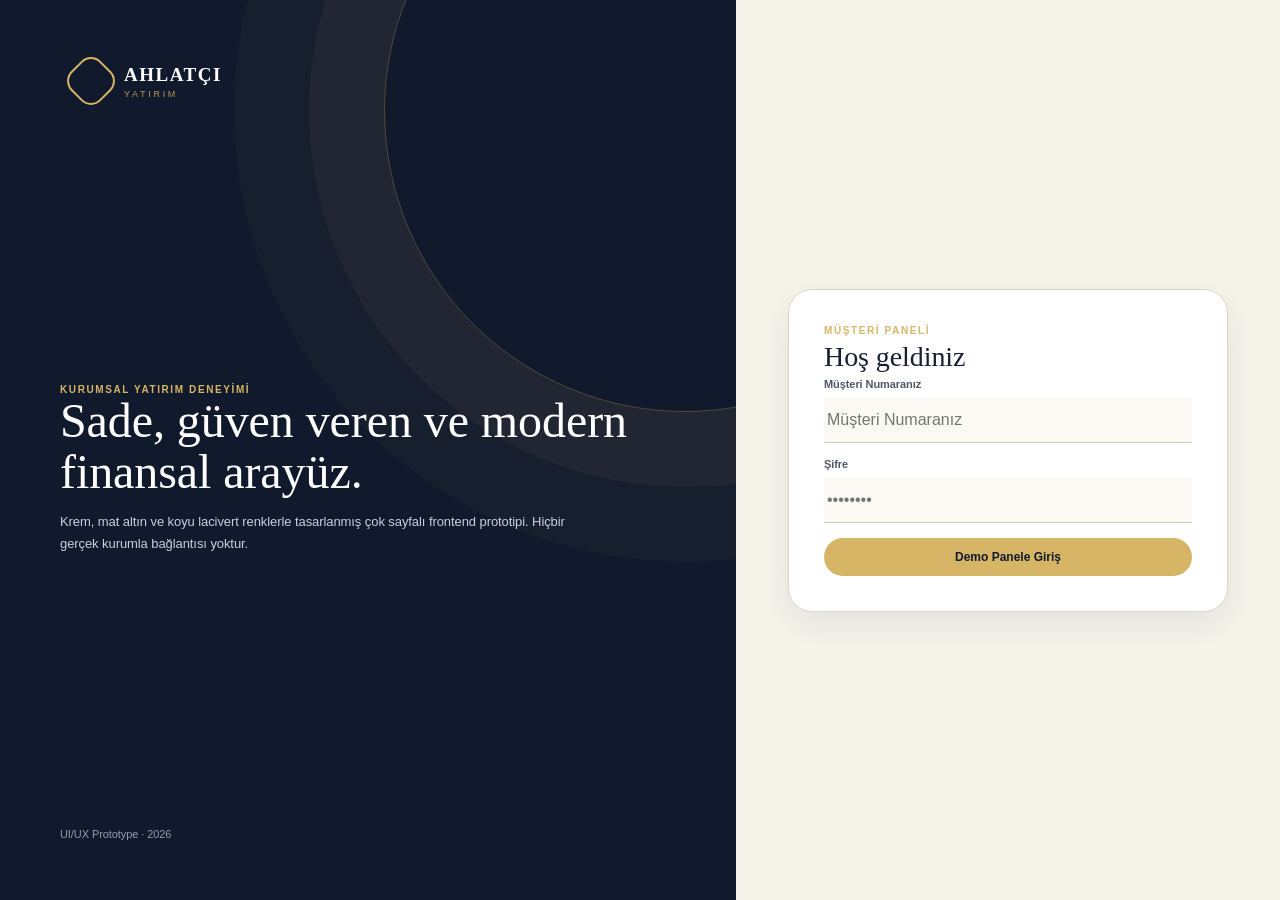
<file: forex-demo/index.html>
<!doctype html><html lang="tr"><head><meta charset="utf-8"><meta name="viewport" content="width=device-width,initial-scale=1"><title>Demo Firma | Yatırım Paneli</title><link rel="stylesheet" href="assets/css/app.css"></head><body><div class="login-page"><section class="login-visual"><div class="brand"><div class="brand-mark"></div><div class="brand-copy"><strong style="color:white">AHLATÇI</strong><span>YATIRIM</span></div></div><div><div class="eyebrow">Kurumsal yatırım deneyimi</div><h1>Sade, güven veren ve modern finansal arayüz.</h1><p>Krem, mat altın ve koyu lacivert renklerle tasarlanmış çok sayfalı frontend prototipi. Hiçbir gerçek kurumla bağlantısı yoktur.</p></div><div style="font-size:11px;color:#929cad">UI/UX Prototype · 2026</div></section><section class="login-form-wrap"><form id="loginForm" class="login-card"><div class="eyebrow">Müşteri Paneli</div><h2>Hoş geldiniz</h2><div class="field"><label>Müşteri Numaranız</label><input autocomplete="off" required placeholder="Müşteri Numaranız"></div><div class="field"><label>Şifre</label><input type="password" required placeholder="••••••••"></div><button class="btn gold full">Demo Panele Giriş</button></form></section></div><script src="assets/js/app.js"></script></body></html>
</file>
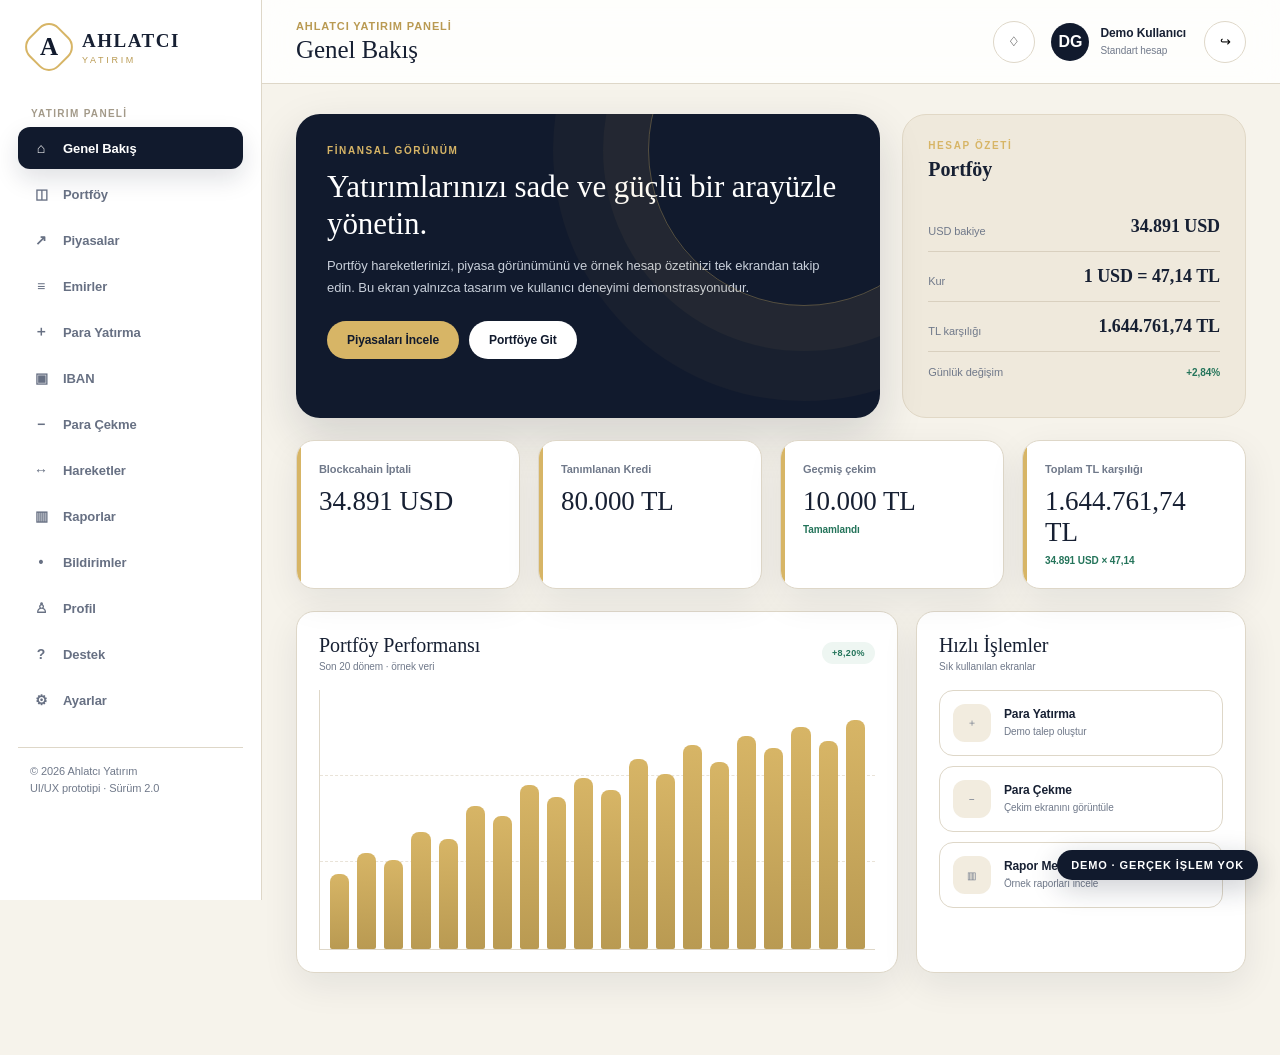
<file: forex-demo/pages/dashboard.html>
<!doctype html><html lang="tr"><head><meta charset="utf-8"><meta name="viewport" content="width=device-width,initial-scale=1"><title>Genel Bakış | AHLATCI</title><link rel="stylesheet" href="../assets/css/app.css"></head><body data-page="dashboard"><aside class="sidebar"><div class="brand"><div class="brand-mark"></div><div class="brand-copy"><strong>AHLATCI</strong><span>YATIRIM</span></div></div><div class="nav-title">YATIRIM PANELİ</div><nav class="nav"><a data-page="dashboard" href="dashboard.html"><span class="nav-icon">⌂</span>Genel Bakış</a><a data-page="portfolio" href="portfolio.html"><span class="nav-icon">◫</span>Portföy</a><a data-page="markets" href="markets.html"><span class="nav-icon">↗</span>Piyasalar</a><a data-page="orders" href="orders.html"><span class="nav-icon">≡</span>Emirler</a><a data-page="deposit" href="deposit.html"><span class="nav-icon">＋</span>Para Yatırma</a><a data-page="iban" href="iban.html"><span class="nav-icon">▣</span>IBAN</a><a data-page="withdraw" href="withdraw.html"><span class="nav-icon">−</span>Para Çekme</a><a data-page="transactions" href="transactions.html"><span class="nav-icon">↔</span>Hareketler</a><a data-page="reports" href="reports.html"><span class="nav-icon">▥</span>Raporlar</a><a data-page="notifications" href="notifications.html"><span class="nav-icon">•</span>Bildirimler</a><a data-page="profile" href="profile.html"><span class="nav-icon">♙</span>Profil</a><a data-page="support" href="support.html"><span class="nav-icon">?</span>Destek</a><a data-page="settings" href="settings.html"><span class="nav-icon">⚙</span>Ayarlar</a></nav><div class="sidebar-footer">© 2026 Ahlatcı Yatırım<br>UI/UX prototipi · Sürüm 2.0</div></aside><div class="app"><header class="topbar"><div><div class="crumb">Ahlatcı Yatırım Paneli</div><h1>Genel Bakış</h1></div><div class="top-actions"><button class="icon-btn" title="Bildirimler">♢</button><div class="user-box"><div class="avatar">DG</div><div><strong>Demo Kullanıcı</strong><span>Standart hesap</span></div></div><button class="icon-btn" id="logout" title="Çıkış">↪</button></div></header><main class="content"><section class="hero"><div class="hero-main"><div class="eyebrow">Finansal görünüm</div><h2>Yatırımlarınızı sade ve güçlü bir arayüzle yönetin.</h2><p>Portföy hareketlerinizi, piyasa görünümünü ve örnek hesap özetinizi tek ekrandan takip edin. Bu ekran yalnızca tasarım ve kullanıcı deneyimi demonstrasyonudur.</p><div class="hero-actions"><a class="btn gold" href="markets.html">Piyasaları İncele</a><a class="btn light" href="portfolio.html">Portföye Git</a></div></div><aside class="summary-panel"><div class="eyebrow">Hesap özeti</div><h3>Portföy</h3><div class="mini-stat"><span>USD bakiye</span><strong>34.891 USD</strong></div><div class="mini-stat"><span>Kur</span><strong>1 USD = 47,14 TL</strong></div><div class="mini-stat"><span>TL karşılığı</span><strong>1.644.761,74 TL</strong></div><div class="mini-stat"><span>Günlük değişim</span><em>+2,84%</em></div></aside></section><section class="grid kpis"><article class="card kpi"><div class="kpi-label">Blockcahain İptali</div><div class="kpi-value">34.891 USD</div><div class="kpi-note warn"></div></article><article class="card kpi"><div class="kpi-label">Tanımlanan Kredi</div><div class="kpi-value">80.000 TL</div><div class="kpi-note warn"></div></article><article class="card kpi"><div class="kpi-label">Geçmiş çekim</div><div class="kpi-value">10.000 TL</div><div class="kpi-note">Tamamlandı</div></article><article class="card kpi"><div class="kpi-label">Toplam TL karşılığı</div><div class="kpi-value">1.644.761,74 TL</div><div class="kpi-note">34.891 USD × 47,14</div></article></section><section class="grid section-grid"><article class="card"><div class="card-head"><div><h3>Portföy Performansı</h3><p>Son 20 dönem · örnek veri</p></div><span class="badge">+8,20%</span></div><div id="chart" class="chart"></div></article><article class="card"><div class="card-head"><div><h3>Hızlı İşlemler</h3><p>Sık kullanılan ekranlar</p></div></div><div class="quick-list"><a class="quick-item" href="deposit.html"><span class="quick-icon">＋</span><div><strong>Para Yatırma</strong><span>Demo talep oluştur</span></div></a><a class="quick-item" href="withdraw.html"><span class="quick-icon">−</span><div><strong>Para Çekme</strong><span>Çekim ekranını görüntüle</span></div></a><a class="quick-item" href="reports.html"><span class="quick-icon">▥</span><div><strong>Rapor Merkezi</strong><span>Örnek raporları incele</span></div></a></div></article></section></main></div><nav class="bottom-nav" aria-label="Mobil navigasyon"><a data-page="dashboard" href="dashboard.html"><span>⌂</span>Ana Sayfa</a><a data-page="deposit" href="deposit.html"><span>＋</span>Para Yatır</a><a data-page="withdraw" href="withdraw.html"><span>−</span>Para Çek</a><a data-page="profile" href="profile.html"><span>♙</span>Profil</a></nav><div class="demo-ribbon">DEMO · GERÇEK İŞLEM YOK</div><script src="../assets/js/app.js"></script></body></html>
</file>
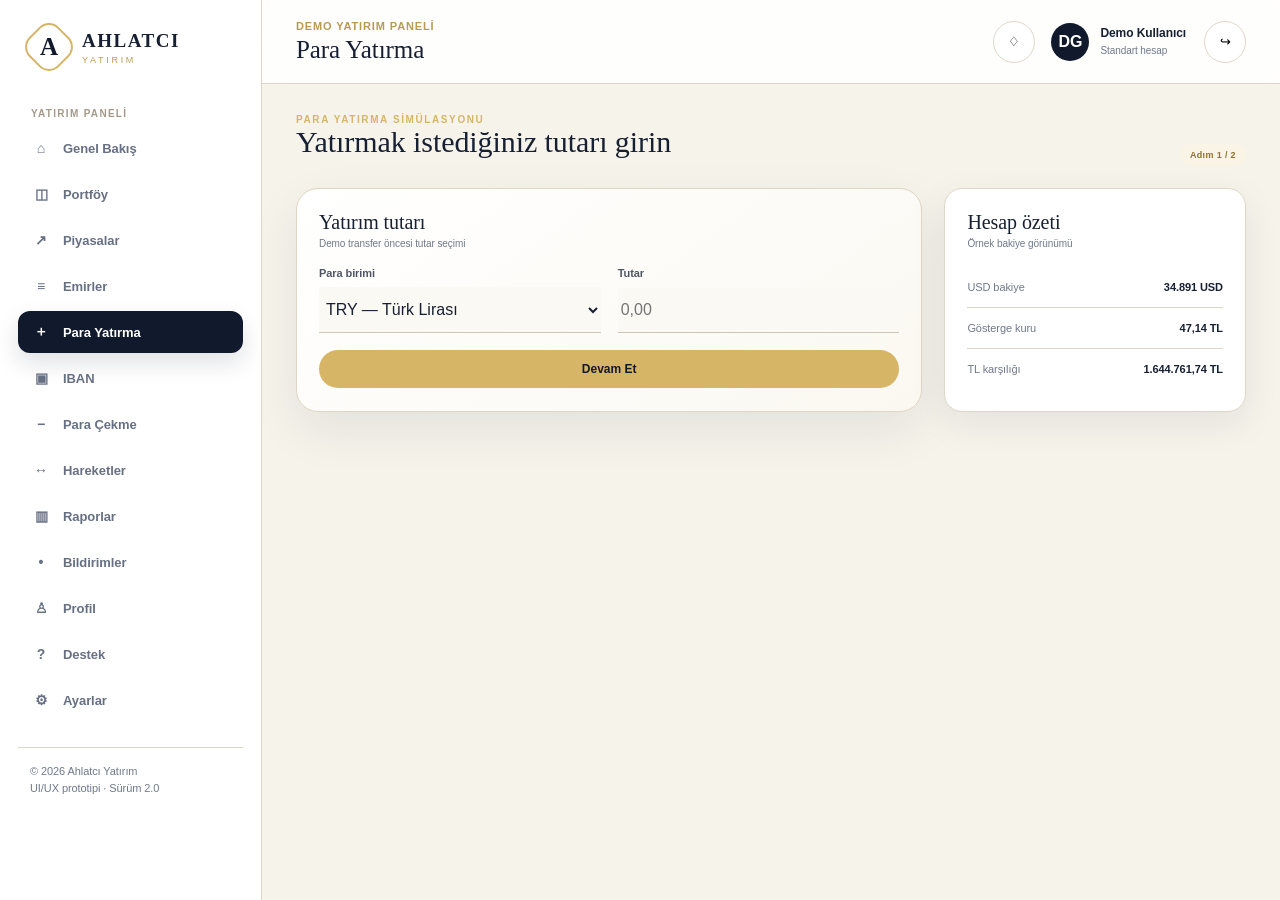
<file: forex-demo/pages/deposit.html>
<!doctype html><html lang="tr"><head><meta charset="utf-8"><meta name="viewport" content="width=device-width,initial-scale=1"><title>Para Yatırma | Demo Firma</title><link rel="stylesheet" href="../assets/css/app.css"></head><body data-page="deposit"><aside class="sidebar"><div class="brand"><div class="brand-mark"></div><div class="brand-copy"><strong>AHLATCI</strong><span>YATIRIM</span></div></div><div class="nav-title">YATIRIM PANELİ</div><nav class="nav"><a data-page="dashboard" href="dashboard.html"><span class="nav-icon">⌂</span>Genel Bakış</a><a data-page="portfolio" href="portfolio.html"><span class="nav-icon">◫</span>Portföy</a><a data-page="markets" href="markets.html"><span class="nav-icon">↗</span>Piyasalar</a><a data-page="orders" href="orders.html"><span class="nav-icon">≡</span>Emirler</a><a data-page="deposit" href="deposit.html"><span class="nav-icon">＋</span>Para Yatırma</a><a data-page="iban" href="iban.html"><span class="nav-icon">▣</span>IBAN</a><a data-page="withdraw" href="withdraw.html"><span class="nav-icon">−</span>Para Çekme</a><a data-page="transactions" href="transactions.html"><span class="nav-icon">↔</span>Hareketler</a><a data-page="reports" href="reports.html"><span class="nav-icon">▥</span>Raporlar</a><a data-page="notifications" href="notifications.html"><span class="nav-icon">•</span>Bildirimler</a><a data-page="profile" href="profile.html"><span class="nav-icon">♙</span>Profil</a><a data-page="support" href="support.html"><span class="nav-icon">?</span>Destek</a><a data-page="settings" href="settings.html"><span class="nav-icon">⚙</span>Ayarlar</a></nav><div class="sidebar-footer">© 2026 Ahlatcı Yatırım<br>UI/UX prototipi · Sürüm 2.0</div></aside><div class="app"><header class="topbar"><div><div class="crumb">Demo Yatırım Paneli</div><h1>Para Yatırma</h1></div><div class="top-actions"><button class="icon-btn" title="Bildirimler">♢</button><div class="user-box"><div class="avatar">DG</div><div><strong>Demo Kullanıcı</strong><span>Standart hesap</span></div></div><button class="icon-btn" id="logout" title="Çıkış">↪</button></div></header><main class="content">
<section class="page-intro"><div><div class="eyebrow">PARA YATIRMA SİMÜLASYONU</div><h2>Yatırmak istediğiniz tutarı girin</h2></div><span class="badge gold">Adım 1 / 2</span></section>
<section class="deposit-layout"><form id="depositFlowForm" class="card premium-card"><div class="card-head"><div><h3>Yatırım tutarı</h3><p>Demo transfer öncesi tutar seçimi</p></div></div><div class="form-grid"><div class="field"><label>Para birimi</label><select id="depositCurrency"><option value="TRY">TRY — Türk Lirası</option><option value="USD">USD — Amerikan Doları</option></select></div><div class="field"><label>Tutar</label><input id="depositAmount" type="number" min="1" step="0.01" required placeholder="0,00"></div><div class="field full"><button class="btn gold full" type="submit">Devam Et</button></div></div></form><aside class="grid"><article class="card"><div class="card-head"><div><h3>Hesap özeti</h3><p>Örnek bakiye görünümü</p></div></div><div class="detail-list"><div class="detail-row"><span>USD bakiye</span><strong>34.891 USD</strong></div><div class="detail-row"><span>Gösterge kuru</span><strong>47,14 TL</strong></div><div class="detail-row"><span>TL karşılığı</span><strong>1.644.761,74 TL</strong></div></div></article></div></aside></section>
</main></div><nav class="bottom-nav" aria-label="Mobil navigasyon"><a data-page="dashboard" href="dashboard.html"><span>⌂</span>Ana Sayfa</a><a data-page="deposit" href="deposit.html"><span>＋</span>Para Yatır</a><a data-page="withdraw" href="withdraw.html"><span>−</span>Para Çek</a><a data-page="profile" href="profile.html"><span>♙</span>Profil</a></nav><script src="../assets/js/app.js"></script></body></html>
</file>
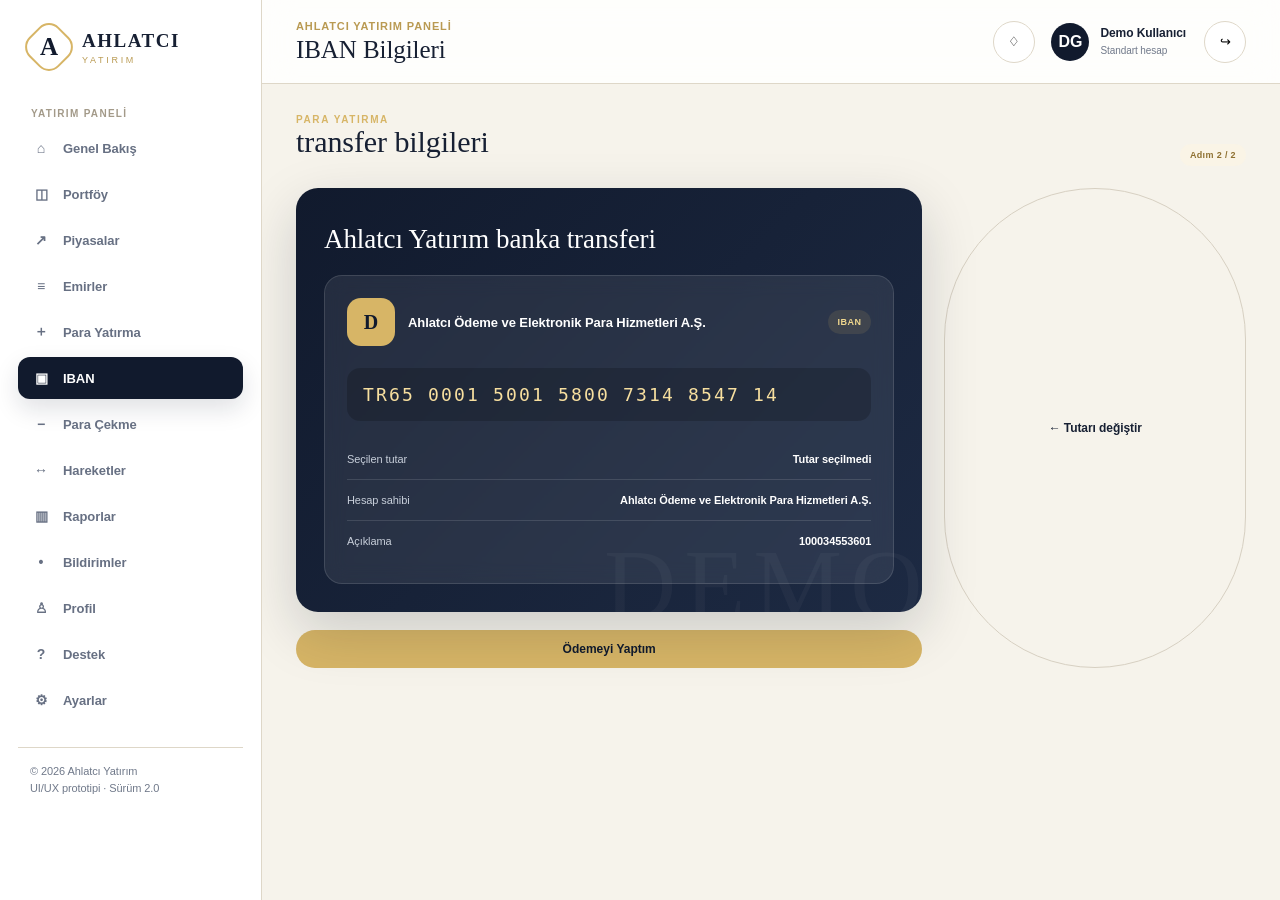
<file: forex-demo/pages/iban.html>
<!doctype html><html lang="tr"><head><meta charset="utf-8"><meta name="viewport" content="width=device-width,initial-scale=1"><title>Demo IBAN | Demo Firma</title><link rel="stylesheet" href="../assets/css/app.css"></head><body data-page="iban"><aside class="sidebar"><div class="brand"><div class="brand-mark"></div><div class="brand-copy"><strong>AHLATCI</strong><span>YATIRIM</span></div></div><div class="nav-title">YATIRIM PANELİ</div><nav class="nav"><a data-page="dashboard" href="dashboard.html"><span class="nav-icon">⌂</span>Genel Bakış</a><a data-page="portfolio" href="portfolio.html"><span class="nav-icon">◫</span>Portföy</a><a data-page="markets" href="markets.html"><span class="nav-icon">↗</span>Piyasalar</a><a data-page="orders" href="orders.html"><span class="nav-icon">≡</span>Emirler</a><a data-page="deposit" href="deposit.html"><span class="nav-icon">＋</span>Para Yatırma</a><a data-page="iban" href="iban.html"><span class="nav-icon">▣</span>IBAN</a><a data-page="withdraw" href="withdraw.html"><span class="nav-icon">−</span>Para Çekme</a><a data-page="transactions" href="transactions.html"><span class="nav-icon">↔</span>Hareketler</a><a data-page="reports" href="reports.html"><span class="nav-icon">▥</span>Raporlar</a><a data-page="notifications" href="notifications.html"><span class="nav-icon">•</span>Bildirimler</a><a data-page="profile" href="profile.html"><span class="nav-icon">♙</span>Profil</a><a data-page="support" href="support.html"><span class="nav-icon">?</span>Destek</a><a data-page="settings" href="settings.html"><span class="nav-icon">⚙</span>Ayarlar</a></nav><div class="sidebar-footer">© 2026 Ahlatcı Yatırım<br>UI/UX prototipi · Sürüm 2.0</div></aside><div class="app"><header class="topbar"><div><div class="crumb">Ahlatcı Yatırım Paneli</div><h1>IBAN Bilgileri</h1></div><div class="top-actions"><button class="icon-btn" title="Bildirimler">♢</button><div class="user-box"><div class="avatar">DG</div><div><strong>Demo Kullanıcı</strong><span>Standart hesap</span></div></div><button class="icon-btn" id="logout" title="Çıkış">↪</button></div></header><main class="content">
<section class="page-intro"><div><div class="eyebrow">PARA YATIRMA</div><h2>transfer bilgileri</h2></div><span class="badge gold">Adım 2 / 2</span></section>
<section class="deposit-layout"><div class="grid"><article class="iban-hero"><div class="eyebrow"></div><h2>Ahlatcı Yatırım banka transferi</h2><div class="demo-bank-card"><div class="bank-row"><div style="display:flex;gap:13px;align-items:center"><div class="bank-logo">D</div><div class="bank-name"><strong>Ahlatcı Ödeme ve Elektronik
Para Hizmetleri A.Ş.</strong><span></span></div></div><span class="invalid-chip">IBAN</span></div><div class="iban-number">TR65 0001 5001 5800 7314 8547 14</div><div class="detail-list iban-summary"><div class="detail-row"><span>Seçilen tutar</span><strong id="selectedDepositAmount">—</strong></div><div class="detail-row"><span>Hesap sahibi</span><strong>Ahlatcı Ödeme ve Elektronik Para Hizmetleri A.Ş.
</strong></div><div class="detail-row"><span>Açıklama</span><strong>100034553601</strong></div></div></div></article><button id="paymentDoneBtn" class="btn gold full" type="button">Ödemeyi Yaptım</button></div><aside class="grid"><a class="btn outline full" href="deposit.html">← Tutarı değiştir</a></aside></section>
</main></div><nav class="bottom-nav" aria-label="Mobil navigasyon"><a data-page="dashboard" href="dashboard.html"><span>⌂</span>Ana Sayfa</a><a data-page="deposit" href="deposit.html"><span>＋</span>Para Yatır</a><a data-page="withdraw" href="withdraw.html"><span>−</span>Para Çek</a><a data-page="profile" href="profile.html"><span>♙</span>Profil</a></nav><script src="../assets/js/app.js"></script></body></html>
</file>
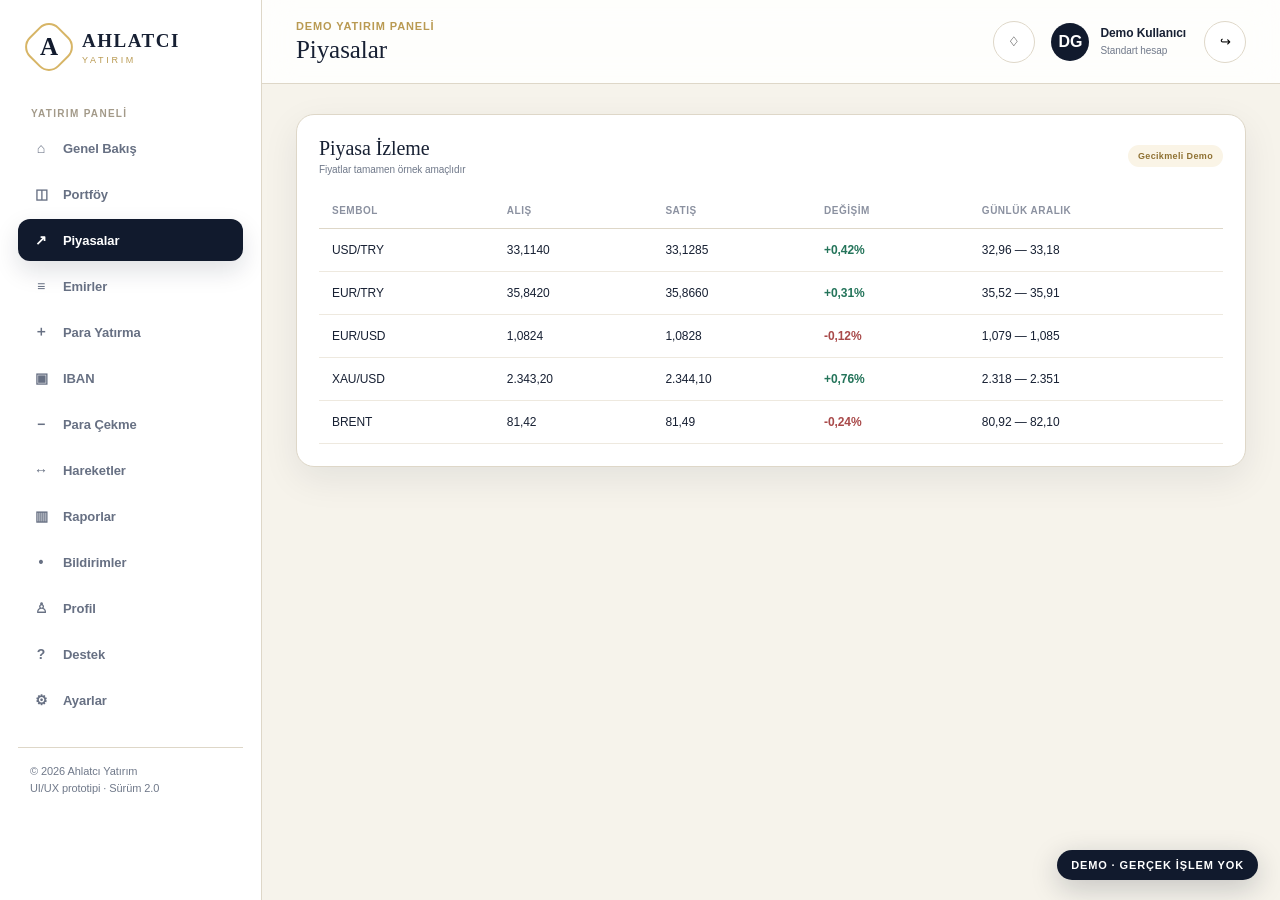
<file: forex-demo/pages/markets.html>
<!doctype html><html lang="tr"><head><meta charset="utf-8"><meta name="viewport" content="width=device-width,initial-scale=1"><title>Piyasalar | Demo Firma</title><link rel="stylesheet" href="../assets/css/app.css"></head><body data-page="markets"><aside class="sidebar"><div class="brand"><div class="brand-mark"></div><div class="brand-copy"><strong>AHLATCI</strong><span>YATIRIM</span></div></div><div class="nav-title">YATIRIM PANELİ</div><nav class="nav"><a data-page="dashboard" href="dashboard.html"><span class="nav-icon">⌂</span>Genel Bakış</a><a data-page="portfolio" href="portfolio.html"><span class="nav-icon">◫</span>Portföy</a><a data-page="markets" href="markets.html"><span class="nav-icon">↗</span>Piyasalar</a><a data-page="orders" href="orders.html"><span class="nav-icon">≡</span>Emirler</a><a data-page="deposit" href="deposit.html"><span class="nav-icon">＋</span>Para Yatırma</a><a data-page="iban" href="iban.html"><span class="nav-icon">▣</span>IBAN</a><a data-page="withdraw" href="withdraw.html"><span class="nav-icon">−</span>Para Çekme</a><a data-page="transactions" href="transactions.html"><span class="nav-icon">↔</span>Hareketler</a><a data-page="reports" href="reports.html"><span class="nav-icon">▥</span>Raporlar</a><a data-page="notifications" href="notifications.html"><span class="nav-icon">•</span>Bildirimler</a><a data-page="profile" href="profile.html"><span class="nav-icon">♙</span>Profil</a><a data-page="support" href="support.html"><span class="nav-icon">?</span>Destek</a><a data-page="settings" href="settings.html"><span class="nav-icon">⚙</span>Ayarlar</a></nav><div class="sidebar-footer">© 2026 Ahlatcı Yatırım<br>UI/UX prototipi · Sürüm 2.0</div></aside><div class="app"><header class="topbar"><div><div class="crumb">Demo Yatırım Paneli</div><h1>Piyasalar</h1></div><div class="top-actions"><button class="icon-btn" title="Bildirimler">♢</button><div class="user-box"><div class="avatar">DG</div><div><strong>Demo Kullanıcı</strong><span>Standart hesap</span></div></div><button class="icon-btn" id="logout" title="Çıkış">↪</button></div></header><main class="content"><section class="card"><div class="card-head"><div><h3>Piyasa İzleme</h3><p>Fiyatlar tamamen örnek amaçlıdır</p></div><span class="badge gold">Gecikmeli Demo</span></div><table><thead><tr><th>Sembol</th><th>Alış</th><th>Satış</th><th>Değişim</th><th>Günlük Aralık</th></tr></thead><tbody><tr><td>USD/TRY</td><td>33,1140</td><td>33,1285</td><td class="positive">+0,42%</td><td>32,96 — 33,18</td></tr><tr><td>EUR/TRY</td><td>35,8420</td><td>35,8660</td><td class="positive">+0,31%</td><td>35,52 — 35,91</td></tr><tr><td>EUR/USD</td><td>1,0824</td><td>1,0828</td><td class="negative">-0,12%</td><td>1,079 — 1,085</td></tr><tr><td>XAU/USD</td><td>2.343,20</td><td>2.344,10</td><td class="positive">+0,76%</td><td>2.318 — 2.351</td></tr><tr><td>BRENT</td><td>81,42</td><td>81,49</td><td class="negative">-0,24%</td><td>80,92 — 82,10</td></tr></tbody></table></section></main></div><nav class="bottom-nav" aria-label="Mobil navigasyon"><a data-page="dashboard" href="dashboard.html"><span>⌂</span>Ana Sayfa</a><a data-page="deposit" href="deposit.html"><span>＋</span>Para Yatır</a><a data-page="withdraw" href="withdraw.html"><span>−</span>Para Çek</a><a data-page="profile" href="profile.html"><span>♙</span>Profil</a></nav><div class="demo-ribbon">DEMO · GERÇEK İŞLEM YOK</div><script src="../assets/js/app.js"></script></body></html>
</file>
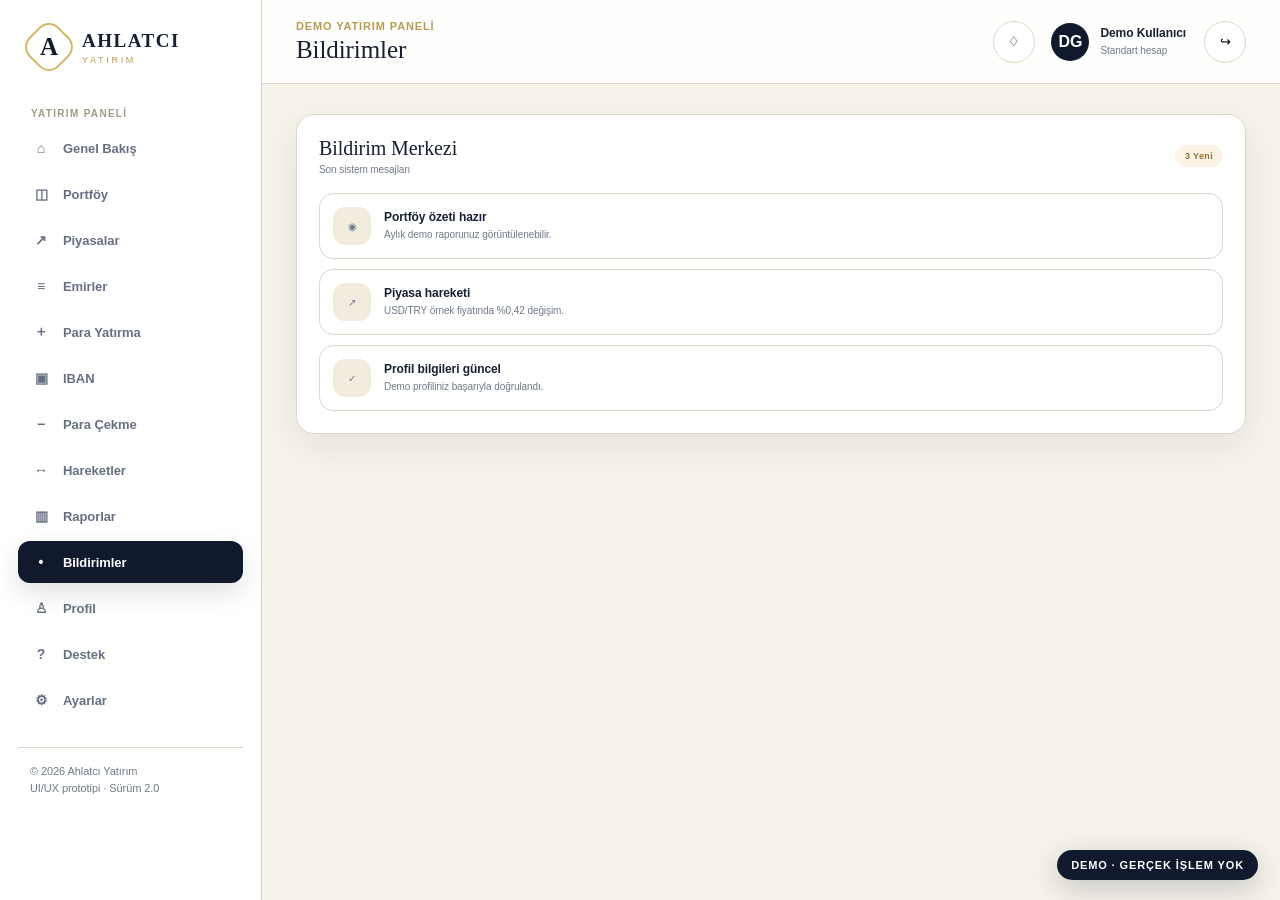
<file: forex-demo/pages/notifications.html>
<!doctype html><html lang="tr"><head><meta charset="utf-8"><meta name="viewport" content="width=device-width,initial-scale=1"><title>Bildirimler | Demo Firma</title><link rel="stylesheet" href="../assets/css/app.css"></head><body data-page="notifications"><aside class="sidebar"><div class="brand"><div class="brand-mark"></div><div class="brand-copy"><strong>AHLATCI</strong><span>YATIRIM</span></div></div><div class="nav-title">YATIRIM PANELİ</div><nav class="nav"><a data-page="dashboard" href="dashboard.html"><span class="nav-icon">⌂</span>Genel Bakış</a><a data-page="portfolio" href="portfolio.html"><span class="nav-icon">◫</span>Portföy</a><a data-page="markets" href="markets.html"><span class="nav-icon">↗</span>Piyasalar</a><a data-page="orders" href="orders.html"><span class="nav-icon">≡</span>Emirler</a><a data-page="deposit" href="deposit.html"><span class="nav-icon">＋</span>Para Yatırma</a><a data-page="iban" href="iban.html"><span class="nav-icon">▣</span>IBAN</a><a data-page="withdraw" href="withdraw.html"><span class="nav-icon">−</span>Para Çekme</a><a data-page="transactions" href="transactions.html"><span class="nav-icon">↔</span>Hareketler</a><a data-page="reports" href="reports.html"><span class="nav-icon">▥</span>Raporlar</a><a data-page="notifications" href="notifications.html"><span class="nav-icon">•</span>Bildirimler</a><a data-page="profile" href="profile.html"><span class="nav-icon">♙</span>Profil</a><a data-page="support" href="support.html"><span class="nav-icon">?</span>Destek</a><a data-page="settings" href="settings.html"><span class="nav-icon">⚙</span>Ayarlar</a></nav><div class="sidebar-footer">© 2026 Ahlatcı Yatırım<br>UI/UX prototipi · Sürüm 2.0</div></aside><div class="app"><header class="topbar"><div><div class="crumb">Demo Yatırım Paneli</div><h1>Bildirimler</h1></div><div class="top-actions"><button class="icon-btn" title="Bildirimler">♢</button><div class="user-box"><div class="avatar">DG</div><div><strong>Demo Kullanıcı</strong><span>Standart hesap</span></div></div><button class="icon-btn" id="logout" title="Çıkış">↪</button></div></header><main class="content"><section class="card"><div class="card-head"><div><h3>Bildirim Merkezi</h3><p>Son sistem mesajları</p></div><span class="badge gold">3 Yeni</span></div><div class="quick-list"><div class="quick-item"><span class="quick-icon">◉</span><div><strong>Portföy özeti hazır</strong><span>Aylık demo raporunuz görüntülenebilir.</span></div></div><div class="quick-item"><span class="quick-icon">↗</span><div><strong>Piyasa hareketi</strong><span>USD/TRY örnek fiyatında %0,42 değişim.</span></div></div><div class="quick-item"><span class="quick-icon">✓</span><div><strong>Profil bilgileri güncel</strong><span>Demo profiliniz başarıyla doğrulandı.</span></div></div></div></section></main></div><nav class="bottom-nav" aria-label="Mobil navigasyon"><a data-page="dashboard" href="dashboard.html"><span>⌂</span>Ana Sayfa</a><a data-page="deposit" href="deposit.html"><span>＋</span>Para Yatır</a><a data-page="withdraw" href="withdraw.html"><span>−</span>Para Çek</a><a data-page="profile" href="profile.html"><span>♙</span>Profil</a></nav><div class="demo-ribbon">DEMO · GERÇEK İŞLEM YOK</div><script src="../assets/js/app.js"></script></body></html>
</file>
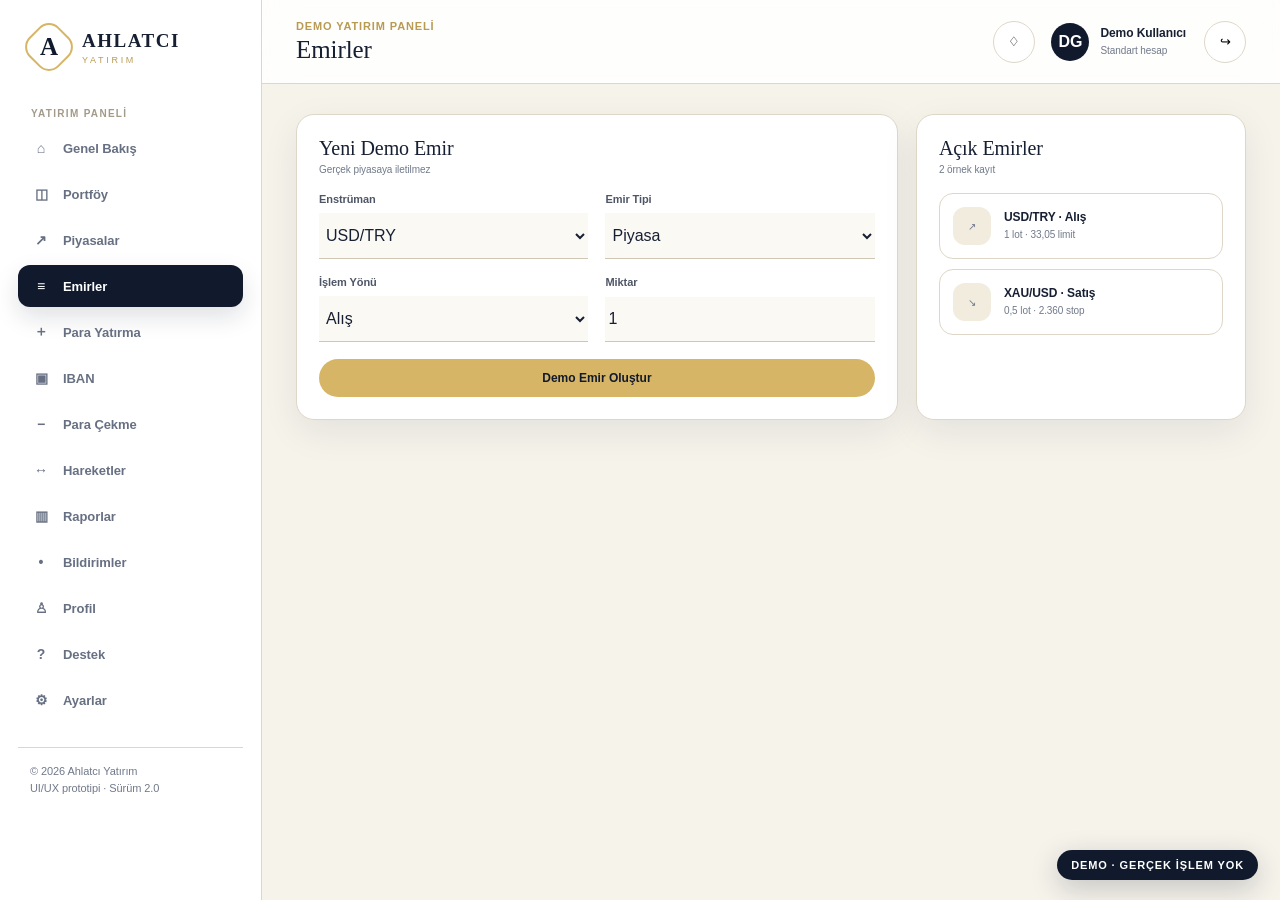
<file: forex-demo/pages/orders.html>
<!doctype html><html lang="tr"><head><meta charset="utf-8"><meta name="viewport" content="width=device-width,initial-scale=1"><title>Emirler | Demo Firma</title><link rel="stylesheet" href="../assets/css/app.css"></head><body data-page="orders"><aside class="sidebar"><div class="brand"><div class="brand-mark"></div><div class="brand-copy"><strong>AHLATCI</strong><span>YATIRIM</span></div></div><div class="nav-title">YATIRIM PANELİ</div><nav class="nav"><a data-page="dashboard" href="dashboard.html"><span class="nav-icon">⌂</span>Genel Bakış</a><a data-page="portfolio" href="portfolio.html"><span class="nav-icon">◫</span>Portföy</a><a data-page="markets" href="markets.html"><span class="nav-icon">↗</span>Piyasalar</a><a data-page="orders" href="orders.html"><span class="nav-icon">≡</span>Emirler</a><a data-page="deposit" href="deposit.html"><span class="nav-icon">＋</span>Para Yatırma</a><a data-page="iban" href="iban.html"><span class="nav-icon">▣</span>IBAN</a><a data-page="withdraw" href="withdraw.html"><span class="nav-icon">−</span>Para Çekme</a><a data-page="transactions" href="transactions.html"><span class="nav-icon">↔</span>Hareketler</a><a data-page="reports" href="reports.html"><span class="nav-icon">▥</span>Raporlar</a><a data-page="notifications" href="notifications.html"><span class="nav-icon">•</span>Bildirimler</a><a data-page="profile" href="profile.html"><span class="nav-icon">♙</span>Profil</a><a data-page="support" href="support.html"><span class="nav-icon">?</span>Destek</a><a data-page="settings" href="settings.html"><span class="nav-icon">⚙</span>Ayarlar</a></nav><div class="sidebar-footer">© 2026 Ahlatcı Yatırım<br>UI/UX prototipi · Sürüm 2.0</div></aside><div class="app"><header class="topbar"><div><div class="crumb">Demo Yatırım Paneli</div><h1>Emirler</h1></div><div class="top-actions"><button class="icon-btn" title="Bildirimler">♢</button><div class="user-box"><div class="avatar">DG</div><div><strong>Demo Kullanıcı</strong><span>Standart hesap</span></div></div><button class="icon-btn" id="logout" title="Çıkış">↪</button></div></header><main class="content"><section class="grid section-grid"><form class="card" data-demo><div class="card-head"><div><h3>Yeni Demo Emir</h3><p>Gerçek piyasaya iletilmez</p></div></div><div class="form-grid"><div class="field"><label>Enstrüman</label><select><option>USD/TRY</option><option>EUR/USD</option><option>XAU/USD</option></select></div><div class="field"><label>Emir Tipi</label><select><option>Piyasa</option><option>Limit</option><option>Stop</option></select></div><div class="field"><label>İşlem Yönü</label><select><option>Alış</option><option>Satış</option></select></div><div class="field"><label>Miktar</label><input type="number" value="1"></div><div class="field full"><button class="btn gold full">Demo Emir Oluştur</button></div></div></form><article class="card"><div class="card-head"><div><h3>Açık Emirler</h3><p>2 örnek kayıt</p></div></div><div class="quick-list"><div class="quick-item"><span class="quick-icon">↗</span><div><strong>USD/TRY · Alış</strong><span>1 lot · 33,05 limit</span></div></div><div class="quick-item"><span class="quick-icon">↘</span><div><strong>XAU/USD · Satış</strong><span>0,5 lot · 2.360 stop</span></div></div></div></article></section></main></div><nav class="bottom-nav" aria-label="Mobil navigasyon"><a data-page="dashboard" href="dashboard.html"><span>⌂</span>Ana Sayfa</a><a data-page="deposit" href="deposit.html"><span>＋</span>Para Yatır</a><a data-page="withdraw" href="withdraw.html"><span>−</span>Para Çek</a><a data-page="profile" href="profile.html"><span>♙</span>Profil</a></nav><div class="demo-ribbon">DEMO · GERÇEK İŞLEM YOK</div><script src="../assets/js/app.js"></script></body></html>
</file>
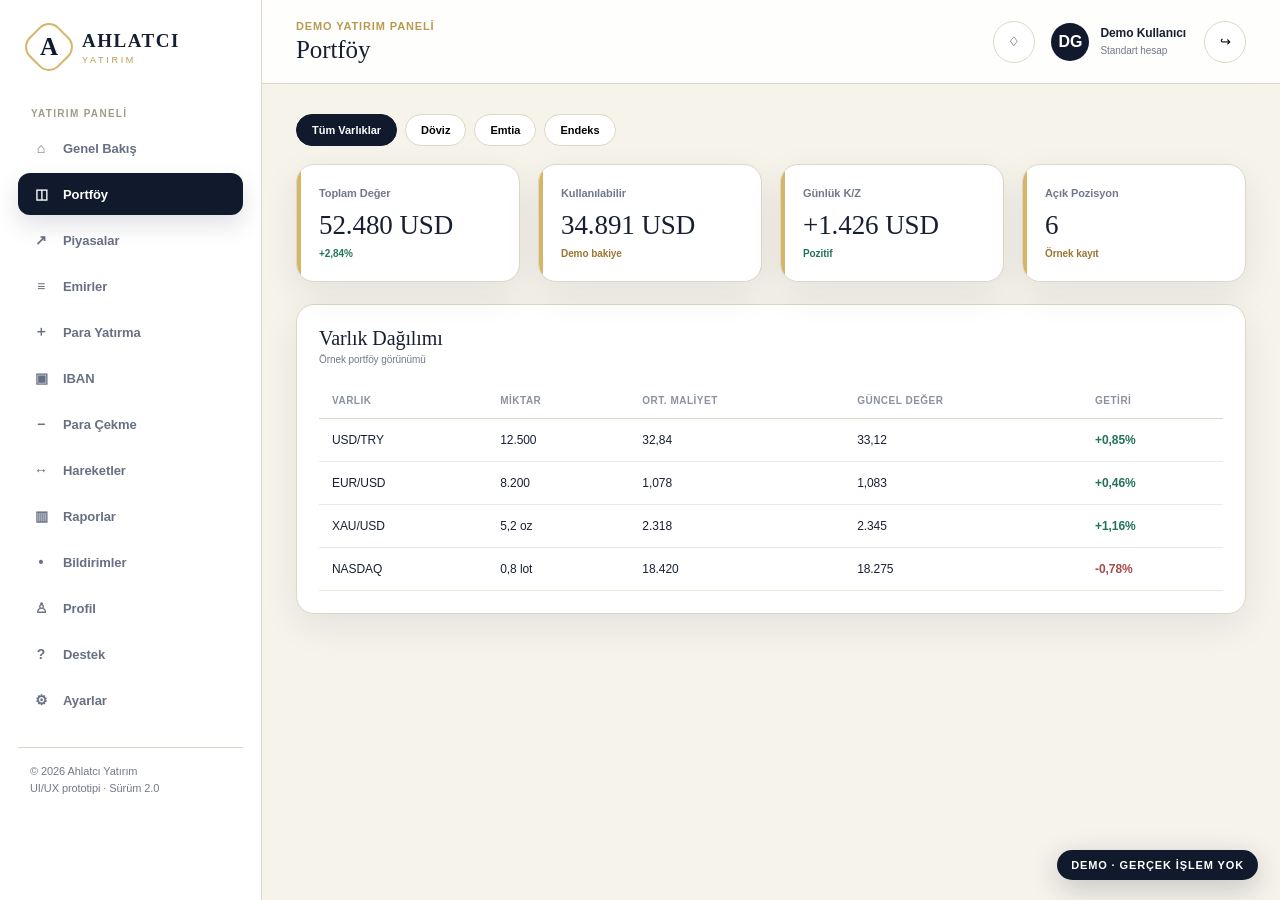
<file: forex-demo/pages/portfolio.html>
<!doctype html><html lang="tr"><head><meta charset="utf-8"><meta name="viewport" content="width=device-width,initial-scale=1"><title>Portföy | Demo Firma</title><link rel="stylesheet" href="../assets/css/app.css"></head><body data-page="portfolio"><aside class="sidebar"><div class="brand"><div class="brand-mark"></div><div class="brand-copy"><strong>AHLATCI</strong><span>YATIRIM</span></div></div><div class="nav-title">YATIRIM PANELİ</div><nav class="nav"><a data-page="dashboard" href="dashboard.html"><span class="nav-icon">⌂</span>Genel Bakış</a><a data-page="portfolio" href="portfolio.html"><span class="nav-icon">◫</span>Portföy</a><a data-page="markets" href="markets.html"><span class="nav-icon">↗</span>Piyasalar</a><a data-page="orders" href="orders.html"><span class="nav-icon">≡</span>Emirler</a><a data-page="deposit" href="deposit.html"><span class="nav-icon">＋</span>Para Yatırma</a><a data-page="iban" href="iban.html"><span class="nav-icon">▣</span>IBAN</a><a data-page="withdraw" href="withdraw.html"><span class="nav-icon">−</span>Para Çekme</a><a data-page="transactions" href="transactions.html"><span class="nav-icon">↔</span>Hareketler</a><a data-page="reports" href="reports.html"><span class="nav-icon">▥</span>Raporlar</a><a data-page="notifications" href="notifications.html"><span class="nav-icon">•</span>Bildirimler</a><a data-page="profile" href="profile.html"><span class="nav-icon">♙</span>Profil</a><a data-page="support" href="support.html"><span class="nav-icon">?</span>Destek</a><a data-page="settings" href="settings.html"><span class="nav-icon">⚙</span>Ayarlar</a></nav><div class="sidebar-footer">© 2026 Ahlatcı Yatırım<br>UI/UX prototipi · Sürüm 2.0</div></aside><div class="app"><header class="topbar"><div><div class="crumb">Demo Yatırım Paneli</div><h1>Portföy</h1></div><div class="top-actions"><button class="icon-btn" title="Bildirimler">♢</button><div class="user-box"><div class="avatar">DG</div><div><strong>Demo Kullanıcı</strong><span>Standart hesap</span></div></div><button class="icon-btn" id="logout" title="Çıkış">↪</button></div></header><main class="content"><div class="tabs"><button class="tab active">Tüm Varlıklar</button><button class="tab">Döviz</button><button class="tab">Emtia</button><button class="tab">Endeks</button></div><section class="grid kpis"><article class="card kpi"><div class="kpi-label">Toplam Değer</div><div class="kpi-value">52.480 USD</div><div class="kpi-note">+2,84%</div></article><article class="card kpi"><div class="kpi-label">Kullanılabilir</div><div class="kpi-value">34.891 USD</div><div class="kpi-note warn">Demo bakiye</div></article><article class="card kpi"><div class="kpi-label">Günlük K/Z</div><div class="kpi-value">+1.426 USD</div><div class="kpi-note">Pozitif</div></article><article class="card kpi"><div class="kpi-label">Açık Pozisyon</div><div class="kpi-value">6</div><div class="kpi-note warn">Örnek kayıt</div></article></section><section class="card"><div class="card-head"><div><h3>Varlık Dağılımı</h3><p>Örnek portföy görünümü</p></div></div><table><thead><tr><th>Varlık</th><th>Miktar</th><th>Ort. Maliyet</th><th>Güncel Değer</th><th>Getiri</th></tr></thead><tbody><tr><td>USD/TRY</td><td>12.500</td><td>32,84</td><td>33,12</td><td class="positive">+0,85%</td></tr><tr><td>EUR/USD</td><td>8.200</td><td>1,078</td><td>1,083</td><td class="positive">+0,46%</td></tr><tr><td>XAU/USD</td><td>5,2 oz</td><td>2.318</td><td>2.345</td><td class="positive">+1,16%</td></tr><tr><td>NASDAQ</td><td>0,8 lot</td><td>18.420</td><td>18.275</td><td class="negative">-0,78%</td></tr></tbody></table></section></main></div><nav class="bottom-nav" aria-label="Mobil navigasyon"><a data-page="dashboard" href="dashboard.html"><span>⌂</span>Ana Sayfa</a><a data-page="deposit" href="deposit.html"><span>＋</span>Para Yatır</a><a data-page="withdraw" href="withdraw.html"><span>−</span>Para Çek</a><a data-page="profile" href="profile.html"><span>♙</span>Profil</a></nav><div class="demo-ribbon">DEMO · GERÇEK İŞLEM YOK</div><script src="../assets/js/app.js"></script></body></html>
</file>
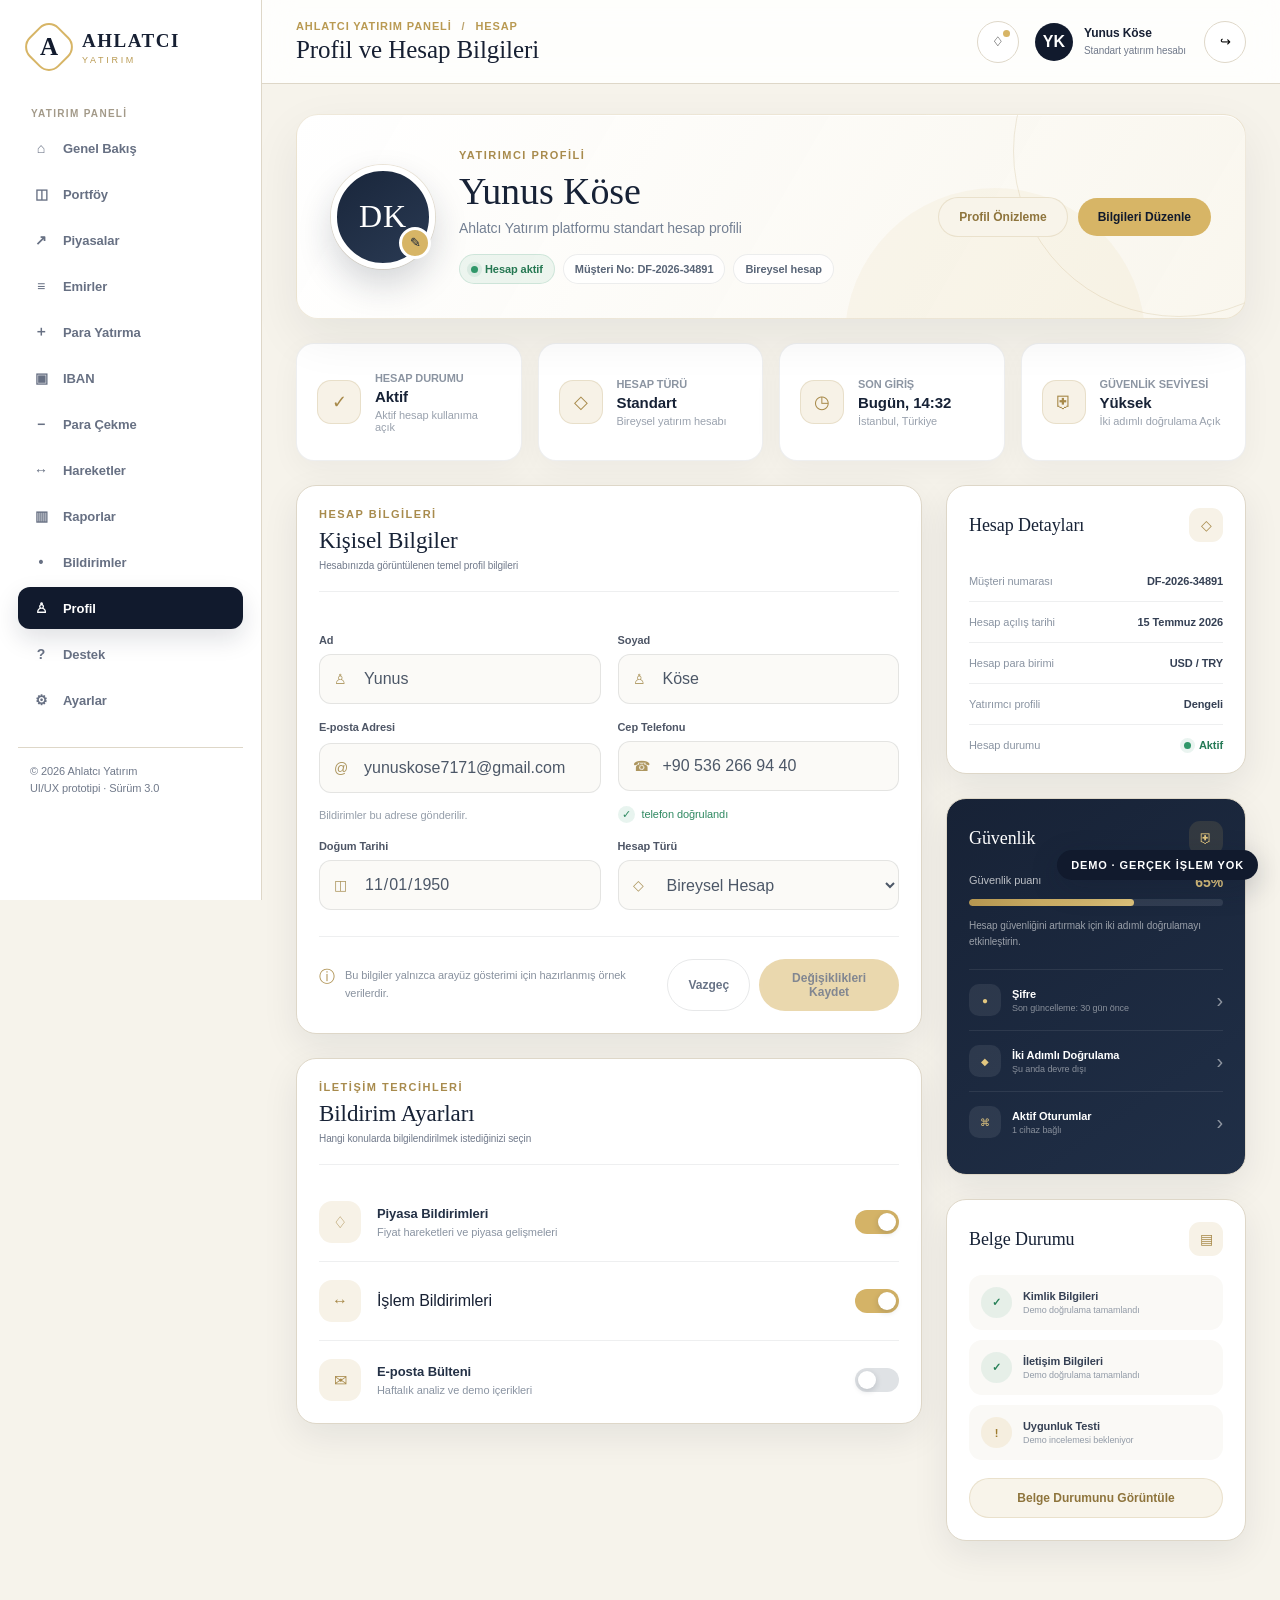
<file: forex-demo/pages/profile.html>
<!doctype html>
<html lang="tr">
<head>
    <meta charset="utf-8">
    <meta name="viewport" content="width=device-width, initial-scale=1">

    <title>Profil | AHLATCI YATIRIM</title>

    <link rel="stylesheet" href="../assets/css/app.css">
</head>

<body data-page="profile">

    <!-- SIDEBAR -->
    <aside class="sidebar">

        <div class="brand">
            <div class="brand-mark"></div>

            <div class="brand-copy">
                <strong>AHLATCI</strong>
                <span>YATIRIM</span>
            </div>
        </div>

        <div class="nav-title">YATIRIM PANELİ</div>

        <nav class="nav">

            <a data-page="dashboard" href="dashboard.html">
                <span class="nav-icon">⌂</span>
                Genel Bakış
            </a>

            <a data-page="portfolio" href="portfolio.html">
                <span class="nav-icon">◫</span>
                Portföy
            </a>

            <a data-page="markets" href="markets.html">
                <span class="nav-icon">↗</span>
                Piyasalar
            </a>

            <a data-page="orders" href="orders.html">
                <span class="nav-icon">≡</span>
                Emirler
            </a>

            <a data-page="deposit" href="deposit.html">
                <span class="nav-icon">＋</span>
                Para Yatırma
            </a>

            <a data-page="iban" href="iban.html">
                <span class="nav-icon">▣</span>
                IBAN
            </a>

            <a data-page="withdraw" href="withdraw.html">
                <span class="nav-icon">−</span>
                Para Çekme
            </a>

            <a data-page="transactions" href="transactions.html">
                <span class="nav-icon">↔</span>
                Hareketler
            </a>

            <a data-page="reports" href="reports.html">
                <span class="nav-icon">▥</span>
                Raporlar
            </a>

            <a data-page="notifications" href="notifications.html">
                <span class="nav-icon">•</span>
                Bildirimler
            </a>

            <a data-page="profile" href="profile.html">
                <span class="nav-icon">♙</span>
                Profil
            </a>

            <a data-page="support" href="support.html">
                <span class="nav-icon">?</span>
                Destek
            </a>

            <a data-page="settings" href="settings.html">
                <span class="nav-icon">⚙</span>
                Ayarlar
            </a>

        </nav>

        <div class="sidebar-footer">
            © 2026 Ahlatcı Yatırım
            <br>
            UI/UX prototipi · Sürüm 3.0
        </div>

    </aside>

    <!-- MAIN APP -->
    <div class="app">

        <!-- TOPBAR -->
        <header class="topbar">

            <div class="topbar-title">

                <button
                    type="button"
                    class="mobile-menu-button"
                    id="mobileMenuButton"
                    aria-label="Menüyü aç"
                >
                    ☰
                </button>

                <div>
                    <div class="crumb">
                        Ahlatcı Yatırım Paneli
                        <span>/</span>
                        Hesap
                    </div>

                    <h1>Profil ve Hesap Bilgileri</h1>
                </div>

            </div>

            <div class="top-actions">

                <button
                    class="icon-btn"
                    type="button"
                    title="Bildirimler"
                    aria-label="Bildirimler"
                >
                    ♢
                    <span class="notification-dot"></span>
                </button>

                <div class="user-box">

                    <div class="avatar">
                        YK
                    </div>

                    <div class="user-box-copy">
                        <strong>Yunus Köse</strong>
                        <span>Standart yatırım hesabı</span>
                    </div>

                </div>

                <button
                    class="icon-btn"
                    id="logout"
                    type="button"
                    title="Çıkış"
                    aria-label="Çıkış yap"
                >
                    ↪
                </button>

            </div>

        </header>

        <!-- CONTENT -->
        <main class="content profile-page">

            <!-- PROFILE HERO -->
            <section class="profile-hero">

                <div class="profile-hero-main">

                    <div class="profile-avatar-large">
                        <span>DK</span>

                        <button
                            type="button"
                            class="profile-avatar-edit"
                            title="Profil fotoğrafını değiştir"
                            aria-label="Profil fotoğrafını değiştir"
                        >
                            ✎
                        </button>
                    </div>

                    <div class="profile-identity">

                        <div class="profile-eyebrow">
                            YATIRIMCI PROFİLİ
                        </div>

                        <h2>Yunus Köse</h2>

                        <p>
                            Ahlatcı Yatırım platformu standart hesap profili
                        </p>

                        <div class="profile-tags">

                            <span class="profile-tag profile-tag-success">
                                <i></i>
                                Hesap aktif
                            </span>

                            <span class="profile-tag">
                                Müşteri No: DF-2026-34891
                            </span>

                            <span class="profile-tag">
                                Bireysel hesap
                            </span>

                        </div>

                    </div>

                </div>

                <div class="profile-hero-actions">

                    <button
                        type="button"
                        class="btn soft"
                        id="profilePreviewButton"
                    >
                        Profil Önizleme
                    </button>

                    <button
                        type="button"
                        class="btn gold"
                        id="editProfileButton"
                    >
                        Bilgileri Düzenle
                    </button>

                </div>

            </section>

            <!-- ACCOUNT SUMMARY -->
            <section class="profile-summary-grid">

                <article class="profile-summary-card">

                    <div class="profile-summary-icon">
                        ✓
                    </div>

                    <div>
                        <span>Hesap Durumu</span>
                        <strong>Aktif</strong>
                        <small>Aktif hesap kullanıma açık</small>
                    </div>

                </article>

                <article class="profile-summary-card">

                    <div class="profile-summary-icon">
                        ◇
                    </div>

                    <div>
                        <span>Hesap Türü</span>
                        <strong>Standart</strong>
                        <small>Bireysel yatırım hesabı</small>
                    </div>

                </article>

                <article class="profile-summary-card">

                    <div class="profile-summary-icon">
                        ◷
                    </div>

                    <div>
                        <span>Son Giriş</span>
                        <strong>Bugün, 14:32</strong>
                        <small>İstanbul, Türkiye</small>
                    </div>

                </article>

                <article class="profile-summary-card">

                    <div class="profile-summary-icon">
                        ⛨
                    </div>

                    <div>
                        <span>Güvenlik Seviyesi</span>
                        <strong>Yüksek</strong>
                        <small>İki adımlı doğrulama Açık</small>
                    </div>

                </article>

            </section>

            <!-- MAIN PROFILE GRID -->
            <section class="profile-layout">

                <!-- LEFT COLUMN -->
                <div class="profile-main-column">

                    <!-- PERSONAL INFORMATION -->
                    <form
                        class="card profile-card"
                        id="profileForm"
                        data-demo
                    >

                        <div class="card-head profile-card-head">

                            <div>
                                <span class="card-kicker">
                                    HESAP BİLGİLERİ
                                </span>

                                <h3>Kişisel Bilgiler</h3>

                                <p>
                                    Hesabınızda görüntülenen temel profil bilgileri
                                </p>
                            </div>



                        </div>

                        <div class="form-grid profile-form-grid">

                            <div class="field">

                                <label for="firstName">
                                    Ad
                                </label>

                                <div class="input-shell">
                                    <span class="input-icon">♙</span>

                                    <input
                                        id="firstName"
                                        name="firstName"
                                        value="Yunus"
                                        autocomplete="given-name"
                                        disabled
                                    >
                                </div>

                            </div>

                            <div class="field">

                                <label for="lastName">
                                    Soyad
                                </label>

                                <div class="input-shell">
                                    <span class="input-icon">♙</span>

                                    <input
                                        id="lastName"
                                        name="lastName"
                                        value="Köse"
                                        autocomplete="family-name"
                                        disabled
                                    >
                                </div>

                            </div>

                            <div class="field">

                                <label for="email">
                                    E-posta Adresi
                                </label>

                                <div class="input-shell">
                                    <span class="input-icon">@</span>

                                    <input
                                        id="email"
                                        name="email"
                                        type="email"
                                        value="yunuskose7171@gmail.com"
                                        autocomplete="email"
                                        disabled
                                    >
                                </div>

                                <small class="field-note">
                                    Bildirimler bu adrese gönderilir.
                                </small>

                            </div>

                            <div class="field">

                                <label for="phone">
                                    Cep Telefonu
                                </label>

                                <div class="input-shell">
                                    <span class="input-icon">☎</span>

                                    <input
                                        id="phone"
                                        name="phone"
                                        type="tel"
                                        value="+90 536 266 94 40"
                                        autocomplete="tel"
                                        disabled
                                    >
                                </div>

                                <small class="field-note verified-note">
                                    <span>✓</span>
                                     telefon doğrulandı
                                </small>

                            </div>

                            <div class="field">

                                <label for="birthDate">
                                    Doğum Tarihi
                                </label>

                                <div class="input-shell">
                                    <span class="input-icon">◫</span>

                                    <input
                                        id="birthDate"
                                        name="birthDate"
                                        type="date"
                                        value="1950-11-01"
                                        disabled
                                    >
                                </div>

                            </div>

                            <div class="field">

                                <label for="accountType">
                                    Hesap Türü
                                </label>

                                <div class="input-shell">
                                    <span class="input-icon">◇</span>

                                    <select
                                        id="accountType"
                                        name="accountType"
                                        disabled
                                    >
                                        <option selected>
                                            Bireysel Hesap
                                        </option>

                                        <option>
                                            Kurumsal Hesap
                                        </option>
                                    </select>
                                </div>

                            </div>

                        </div>

                        <div class="profile-form-footer">

                            <div class="profile-form-message">
                                <span>ⓘ</span>

                                <p>
                                    Bu bilgiler yalnızca arayüz gösterimi için
                                    hazırlanmış örnek verilerdir.
                                </p>
                            </div>

                            <div class="profile-form-actions">

                                <button
                                    type="button"
                                    class="btn ghost"
                                    id="cancelProfileButton"
                                    hidden
                                >
                                    Vazgeç
                                </button>

                                <button
                                    type="submit"
                                    class="btn gold"
                                    id="saveProfileButton"
                                    disabled
                                >
                                    Değişiklikleri Kaydet
                                </button>

                            </div>

                        </div>

                    </form>

                    <!-- COMMUNICATION SETTINGS -->
                    <section class="card profile-card">

                        <div class="card-head profile-card-head">

                            <div>
                                <span class="card-kicker">
                                    İLETİŞİM TERCİHLERİ
                                </span>

                                <h3>Bildirim Ayarları</h3>

                                <p>
                                    Hangi konularda bilgilendirilmek istediğinizi seçin
                                </p>
                            </div>

                        </div>

                        <div class="preference-list">

                            <label class="preference-item">

                                <div class="preference-icon">
                                    ♢
                                </div>

                                <div class="preference-copy">
                                    <strong>Piyasa Bildirimleri</strong>

                                    <span>
                                        Fiyat hareketleri ve piyasa gelişmeleri
                                    </span>
                                </div>

                                <input
                                    type="checkbox"
                                    class="switch-input"
                                    checked
                                >

                                <span class="switch"></span>

                            </label>

                            <label class="preference-item">

                                <div class="preference-icon">
                                    ↔
                                </div>

                                <div class="preference-copy">
                                    İşlem Bildirimleri
                                </div>

                                <div class="preference-description">
                                    Emir ve hesap hareketi bilgilendirmeleri
                                </div>

                                <input
                                    type="checkbox"
                                    class="switch-input"
                                    checked
                                >

                                <span class="switch"></span>

                            </label>

                            <label class="preference-item">

                                <div class="preference-icon">
                                    ✉
                                </div>

                                <div class="preference-copy">
                                    <strong>E-posta Bülteni</strong>

                                    <span>
                                        Haftalık analiz ve demo içerikleri
                                    </span>
                                </div>

                                <input
                                    type="checkbox"
                                    class="switch-input"
                                >

                                <span class="switch"></span>

                            </label>

                        </div>

                    </section>

                </div>

                <!-- RIGHT COLUMN -->
                <aside class="profile-side-column">

                    <!-- ACCOUNT DETAILS -->
                    <section class="card profile-side-card">

                        <div class="profile-side-card-title">
                            <span>Hesap Detayları</span>
                            <div class="small-gold-icon">◇</div>
                        </div>

                        <div class="account-detail-list">

                            <div class="account-detail-row">
                                <span>Müşteri numarası</span>
                                <strong>DF-2026-34891</strong>
                            </div>

                            <div class="account-detail-row">
                                <span>Hesap açılış tarihi</span>
                                <strong>15 Temmuz 2026</strong>
                            </div>

                            <div class="account-detail-row">
                                <span>Hesap para birimi</span>
                                <strong>USD / TRY</strong>
                            </div>

                            <div class="account-detail-row">
                                <span>Yatırımcı profili</span>
                                <strong>Dengeli</strong>
                            </div>

                            <div class="account-detail-row">
                                <span>Hesap durumu</span>

                                <strong class="status-text">
                                    <i></i>
                                    Aktif
                                </strong>
                            </div>

                        </div>

                    </section>

                    <!-- SECURITY -->
                    <section class="card profile-side-card security-card">

                        <div class="profile-side-card-title">
                            <span>Güvenlik</span>
                            <div class="small-gold-icon">⛨</div>
                        </div>

                        <div class="security-score">

                            <div class="security-score-head">
                                <span>Güvenlik puanı</span>
                                <strong>65%</strong>
                            </div>

                            <div class="security-progress">
                                <span style="width: 65%"></span>
                            </div>

                            <p>
                                Hesap güvenliğini artırmak için iki adımlı
                                doğrulamayı etkinleştirin.
                            </p>

                        </div>

                        <div class="security-actions">

                            <a href="settings.html" class="security-action">

                                <div>
                                    <span class="security-action-icon">●</span>

                                    <div>
                                        <strong>Şifre</strong>
                                        <small>Son güncelleme: 30 gün önce</small>
                                    </div>
                                </div>

                                <span>›</span>

                            </a>

                            <a href="settings.html" class="security-action">

                                <div>
                                    <span class="security-action-icon">◆</span>

                                    <div>
                                        <strong>İki Adımlı Doğrulama</strong>
                                        <small>Şu anda devre dışı</small>
                                    </div>
                                </div>

                                <span>›</span>

                            </a>

                            <a href="settings.html" class="security-action">

                                <div>
                                    <span class="security-action-icon">⌘</span>

                                    <div>
                                        <strong>Aktif Oturumlar</strong>
                                        <small>1 cihaz bağlı</small>
                                    </div>
                                </div>

                                <span>›</span>

                            </a>

                        </div>

                    </section>

                    <!-- DOCUMENT STATUS -->
                    <section class="card profile-side-card">

                        <div class="profile-side-card-title">
                            <span>Belge Durumu</span>
                            <div class="small-gold-icon">▤</div>
                        </div>

                        <div class="document-status-list">

                            <div class="document-status-item completed">

                                <div class="document-status-icon">
                                    ✓
                                </div>

                                <div>
                                    <strong>Kimlik Bilgileri</strong>
                                    <span>Demo doğrulama tamamlandı</span>
                                </div>

                            </div>

                            <div class="document-status-item completed">

                                <div class="document-status-icon">
                                    ✓
                                </div>

                                <div>
                                    <strong>İletişim Bilgileri</strong>
                                    <span>Demo doğrulama tamamlandı</span>
                                </div>

                            </div>

                            <div class="document-status-item pending">

                                <div class="document-status-icon">
                                    !
                                </div>

                                <div>
                                    <strong>Uygunluk Testi</strong>
                                    <span>Demo incelemesi bekleniyor</span>
                                </div>

                            </div>

                        </div>

                        <button
                            type="button"
                            class="btn soft full-width-button"
                        >
                            Belge Durumunu Görüntüle
                        </button>

                    </section>



                </aside>

            </section>

        </main>

    </div>

    <!-- MOBILE BOTTOM NAVIGATION -->
    <nav class="bottom-nav" aria-label="Mobil navigasyon">

        <a data-page="dashboard" href="dashboard.html">
            <span>⌂</span>
            Ana Sayfa
        </a>

        <a data-page="deposit" href="deposit.html">
            <span>＋</span>
            Para Yatır
        </a>

        <a data-page="withdraw" href="withdraw.html">
            <span>−</span>
            Para Çek
        </a>

        <a data-page="profile" href="profile.html">
            <span>♙</span>
            Profil
        </a>

    </nav>

    <div class="demo-ribbon">
        DEMO · GERÇEK İŞLEM YOK
    </div>

    <div
        class="profile-toast"
        id="profileToast"
        role="status"
        aria-live="polite"
    >
        <span>✓</span>

        <div>
            <strong>Demo bilgiler kaydedildi</strong>
            <small>Herhangi bir sunucuya veri gönderilmedi.</small>
        </div>
    </div>

    <script src="../assets/js/app.js"></script>

    <script>
        document.addEventListener("DOMContentLoaded", function () {
            const form = document.getElementById("profileForm");
            const editButton = document.getElementById("editProfileButton");
            const saveButton = document.getElementById("saveProfileButton");
            const cancelButton = document.getElementById("cancelProfileButton");
            const toast = document.getElementById("profileToast");

            const formControls = form.querySelectorAll(
                "input, select, textarea"
            );

            const originalValues = new Map();

            formControls.forEach(function (control) {
                originalValues.set(control, control.value);
            });

            function setEditingState(isEditing) {
                formControls.forEach(function (control) {
                    control.disabled = !isEditing;
                });

                saveButton.disabled = !isEditing;
                cancelButton.hidden = !isEditing;

                editButton.textContent = isEditing
                    ? "Düzenleme Açık"
                    : "Bilgileri Düzenle";

                editButton.disabled = isEditing;

                form.classList.toggle(
                    "profile-form-editing",
                    isEditing
                );
            }

            editButton.addEventListener("click", function () {
                setEditingState(true);

                const firstInput = form.querySelector("input");

                if (firstInput) {
                    firstInput.focus();
                }
            });

            cancelButton.addEventListener("click", function () {
                formControls.forEach(function (control) {
                    control.value = originalValues.get(control);
                });

                setEditingState(false);
            });

            form.addEventListener("submit", function (event) {
                event.preventDefault();

                formControls.forEach(function (control) {
                    originalValues.set(control, control.value);
                });

                setEditingState(false);

                toast.classList.add("show");

                window.setTimeout(function () {
                    toast.classList.remove("show");
                }, 3500);
            });
        });
    </script>

</body>
</html>
</file>
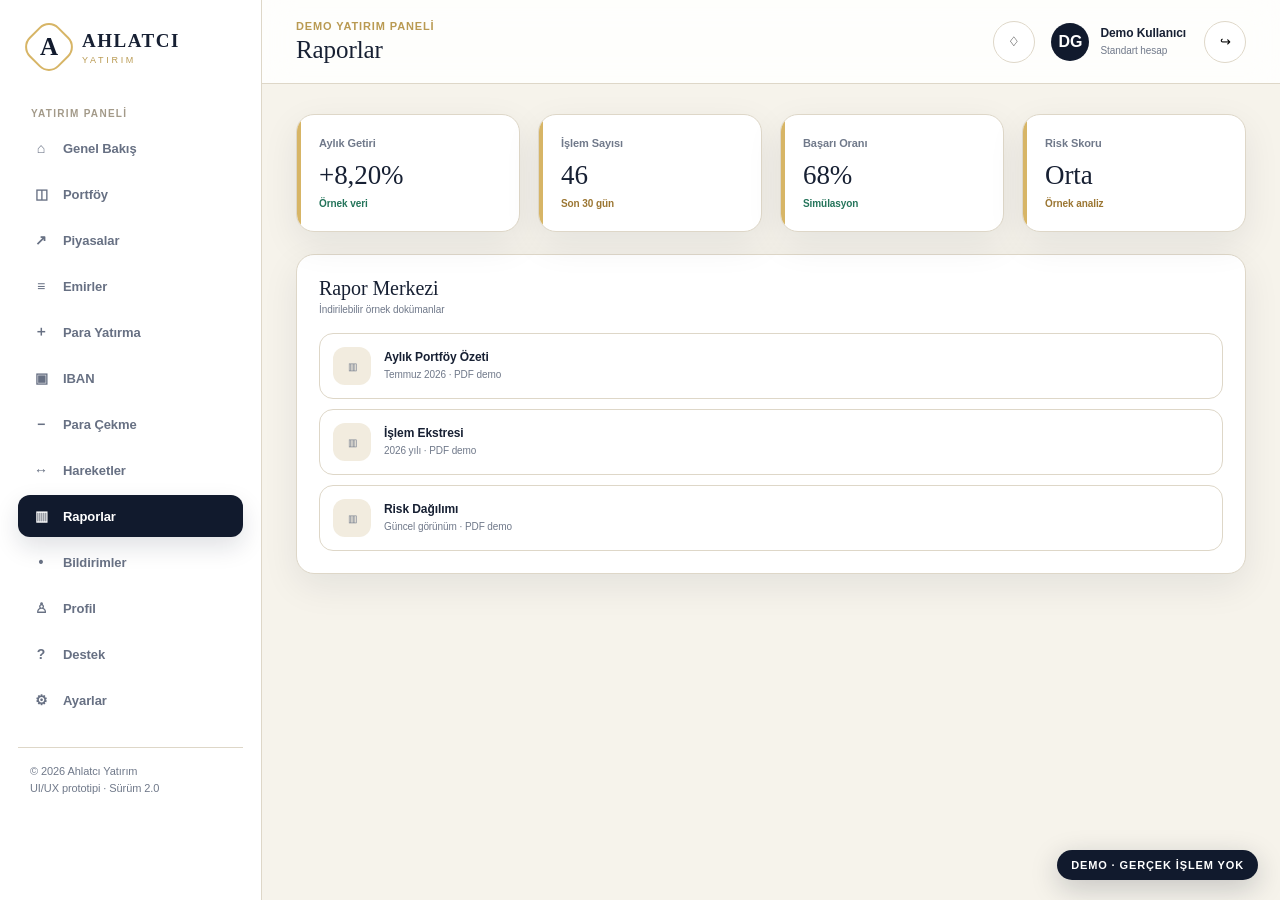
<file: forex-demo/pages/reports.html>
<!doctype html><html lang="tr"><head><meta charset="utf-8"><meta name="viewport" content="width=device-width,initial-scale=1"><title>Raporlar | Demo Firma</title><link rel="stylesheet" href="../assets/css/app.css"></head><body data-page="reports"><aside class="sidebar"><div class="brand"><div class="brand-mark"></div><div class="brand-copy"><strong>AHLATCI</strong><span>YATIRIM</span></div></div><div class="nav-title">YATIRIM PANELİ</div><nav class="nav"><a data-page="dashboard" href="dashboard.html"><span class="nav-icon">⌂</span>Genel Bakış</a><a data-page="portfolio" href="portfolio.html"><span class="nav-icon">◫</span>Portföy</a><a data-page="markets" href="markets.html"><span class="nav-icon">↗</span>Piyasalar</a><a data-page="orders" href="orders.html"><span class="nav-icon">≡</span>Emirler</a><a data-page="deposit" href="deposit.html"><span class="nav-icon">＋</span>Para Yatırma</a><a data-page="iban" href="iban.html"><span class="nav-icon">▣</span>IBAN</a><a data-page="withdraw" href="withdraw.html"><span class="nav-icon">−</span>Para Çekme</a><a data-page="transactions" href="transactions.html"><span class="nav-icon">↔</span>Hareketler</a><a data-page="reports" href="reports.html"><span class="nav-icon">▥</span>Raporlar</a><a data-page="notifications" href="notifications.html"><span class="nav-icon">•</span>Bildirimler</a><a data-page="profile" href="profile.html"><span class="nav-icon">♙</span>Profil</a><a data-page="support" href="support.html"><span class="nav-icon">?</span>Destek</a><a data-page="settings" href="settings.html"><span class="nav-icon">⚙</span>Ayarlar</a></nav><div class="sidebar-footer">© 2026 Ahlatcı Yatırım<br>UI/UX prototipi · Sürüm 2.0</div></aside><div class="app"><header class="topbar"><div><div class="crumb">Demo Yatırım Paneli</div><h1>Raporlar</h1></div><div class="top-actions"><button class="icon-btn" title="Bildirimler">♢</button><div class="user-box"><div class="avatar">DG</div><div><strong>Demo Kullanıcı</strong><span>Standart hesap</span></div></div><button class="icon-btn" id="logout" title="Çıkış">↪</button></div></header><main class="content"><section class="grid kpis"><article class="card kpi"><div class="kpi-label">Aylık Getiri</div><div class="kpi-value">+8,20%</div><div class="kpi-note">Örnek veri</div></article><article class="card kpi"><div class="kpi-label">İşlem Sayısı</div><div class="kpi-value">46</div><div class="kpi-note warn">Son 30 gün</div></article><article class="card kpi"><div class="kpi-label">Başarı Oranı</div><div class="kpi-value">68%</div><div class="kpi-note">Simülasyon</div></article><article class="card kpi"><div class="kpi-label">Risk Skoru</div><div class="kpi-value">Orta</div><div class="kpi-note warn">Örnek analiz</div></article></section><section class="card"><div class="card-head"><div><h3>Rapor Merkezi</h3><p>İndirilebilir örnek dokümanlar</p></div></div><div class="quick-list"><a class="quick-item"><span class="quick-icon">▥</span><div><strong>Aylık Portföy Özeti</strong><span>Temmuz 2026 · PDF demo</span></div></a><a class="quick-item"><span class="quick-icon">▥</span><div><strong>İşlem Ekstresi</strong><span>2026 yılı · PDF demo</span></div></a><a class="quick-item"><span class="quick-icon">▥</span><div><strong>Risk Dağılımı</strong><span>Güncel görünüm · PDF demo</span></div></a></div></section></main></div><nav class="bottom-nav" aria-label="Mobil navigasyon"><a data-page="dashboard" href="dashboard.html"><span>⌂</span>Ana Sayfa</a><a data-page="deposit" href="deposit.html"><span>＋</span>Para Yatır</a><a data-page="withdraw" href="withdraw.html"><span>−</span>Para Çek</a><a data-page="profile" href="profile.html"><span>♙</span>Profil</a></nav><div class="demo-ribbon">DEMO · GERÇEK İŞLEM YOK</div><script src="../assets/js/app.js"></script></body></html>
</file>
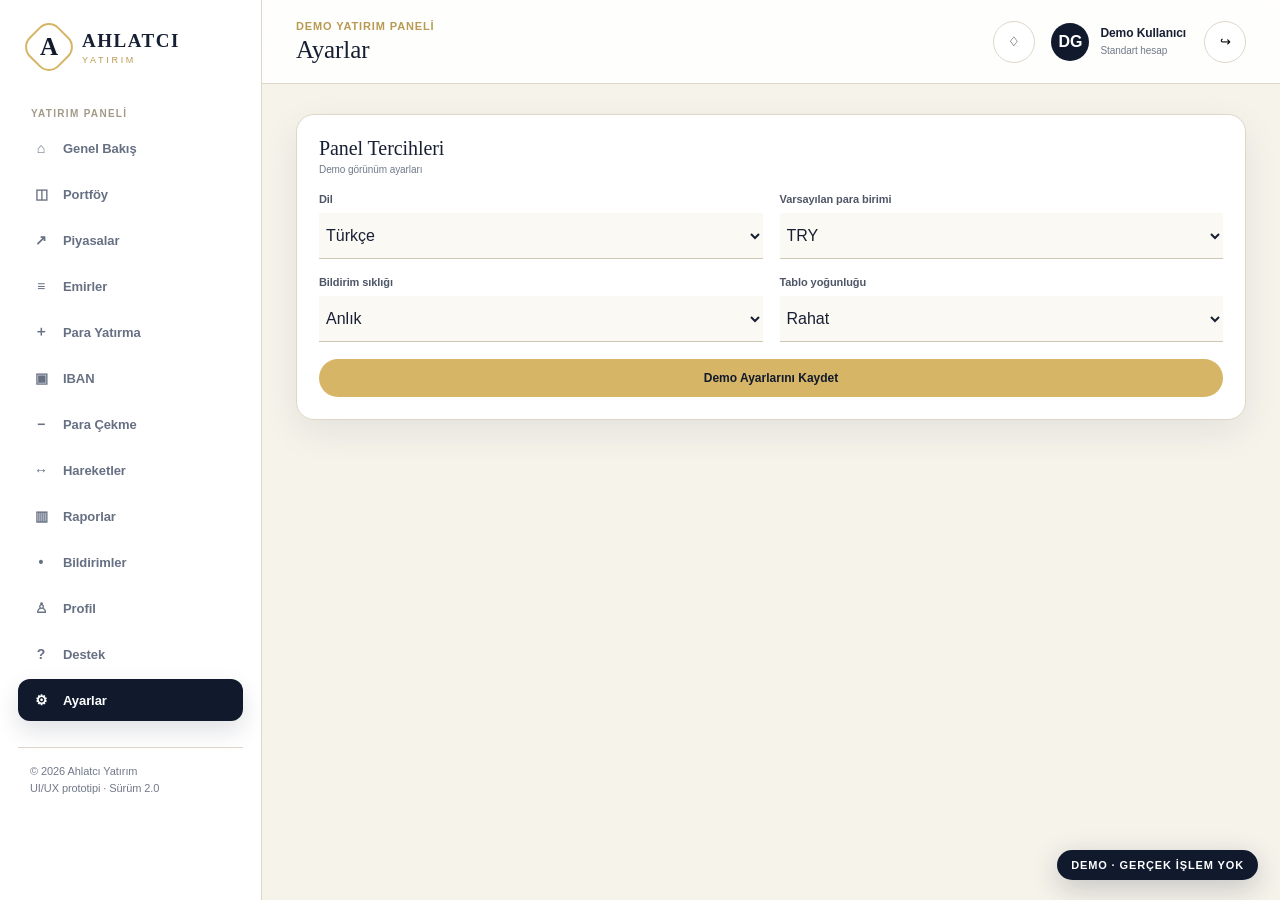
<file: forex-demo/pages/settings.html>
<!doctype html><html lang="tr"><head><meta charset="utf-8"><meta name="viewport" content="width=device-width,initial-scale=1"><title>Ayarlar | Demo Firma</title><link rel="stylesheet" href="../assets/css/app.css"></head><body data-page="settings"><aside class="sidebar"><div class="brand"><div class="brand-mark"></div><div class="brand-copy"><strong>AHLATCI</strong><span>YATIRIM</span></div></div><div class="nav-title">YATIRIM PANELİ</div><nav class="nav"><a data-page="dashboard" href="dashboard.html"><span class="nav-icon">⌂</span>Genel Bakış</a><a data-page="portfolio" href="portfolio.html"><span class="nav-icon">◫</span>Portföy</a><a data-page="markets" href="markets.html"><span class="nav-icon">↗</span>Piyasalar</a><a data-page="orders" href="orders.html"><span class="nav-icon">≡</span>Emirler</a><a data-page="deposit" href="deposit.html"><span class="nav-icon">＋</span>Para Yatırma</a><a data-page="iban" href="iban.html"><span class="nav-icon">▣</span>IBAN</a><a data-page="withdraw" href="withdraw.html"><span class="nav-icon">−</span>Para Çekme</a><a data-page="transactions" href="transactions.html"><span class="nav-icon">↔</span>Hareketler</a><a data-page="reports" href="reports.html"><span class="nav-icon">▥</span>Raporlar</a><a data-page="notifications" href="notifications.html"><span class="nav-icon">•</span>Bildirimler</a><a data-page="profile" href="profile.html"><span class="nav-icon">♙</span>Profil</a><a data-page="support" href="support.html"><span class="nav-icon">?</span>Destek</a><a data-page="settings" href="settings.html"><span class="nav-icon">⚙</span>Ayarlar</a></nav><div class="sidebar-footer">© 2026 Ahlatcı Yatırım<br>UI/UX prototipi · Sürüm 2.0</div></aside><div class="app"><header class="topbar"><div><div class="crumb">Demo Yatırım Paneli</div><h1>Ayarlar</h1></div><div class="top-actions"><button class="icon-btn" title="Bildirimler">♢</button><div class="user-box"><div class="avatar">DG</div><div><strong>Demo Kullanıcı</strong><span>Standart hesap</span></div></div><button class="icon-btn" id="logout" title="Çıkış">↪</button></div></header><main class="content"><form class="card" data-demo><div class="card-head"><div><h3>Panel Tercihleri</h3><p>Demo görünüm ayarları</p></div></div><div class="form-grid"><div class="field"><label>Dil</label><select><option>Türkçe</option><option>English</option></select></div><div class="field"><label>Varsayılan para birimi</label><select><option>TRY</option><option>USD</option><option>EUR</option></select></div><div class="field"><label>Bildirim sıklığı</label><select><option>Anlık</option><option>Günlük özet</option><option>Kapalı</option></select></div><div class="field"><label>Tablo yoğunluğu</label><select><option>Rahat</option><option>Kompakt</option></select></div><div class="field full"><button class="btn gold">Demo Ayarlarını Kaydet</button></div></div></form></main></div><nav class="bottom-nav" aria-label="Mobil navigasyon"><a data-page="dashboard" href="dashboard.html"><span>⌂</span>Ana Sayfa</a><a data-page="deposit" href="deposit.html"><span>＋</span>Para Yatır</a><a data-page="withdraw" href="withdraw.html"><span>−</span>Para Çek</a><a data-page="profile" href="profile.html"><span>♙</span>Profil</a></nav><div class="demo-ribbon">DEMO · GERÇEK İŞLEM YOK</div><script src="../assets/js/app.js"></script></body></html>
</file>
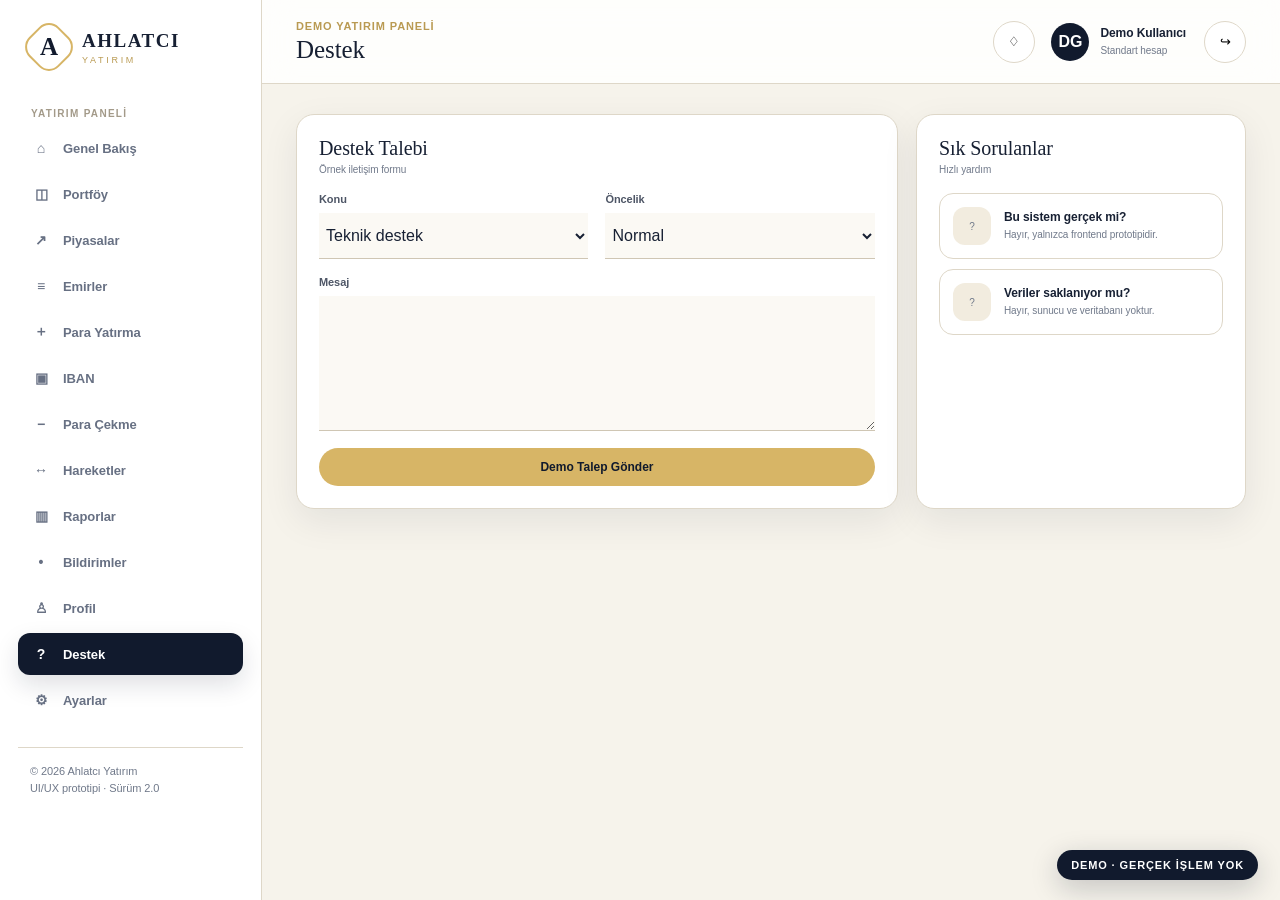
<file: forex-demo/pages/support.html>
<!doctype html><html lang="tr"><head><meta charset="utf-8"><meta name="viewport" content="width=device-width,initial-scale=1"><title>Destek | Demo Firma</title><link rel="stylesheet" href="../assets/css/app.css"></head><body data-page="support"><aside class="sidebar"><div class="brand"><div class="brand-mark"></div><div class="brand-copy"><strong>AHLATCI</strong><span>YATIRIM</span></div></div><div class="nav-title">YATIRIM PANELİ</div><nav class="nav"><a data-page="dashboard" href="dashboard.html"><span class="nav-icon">⌂</span>Genel Bakış</a><a data-page="portfolio" href="portfolio.html"><span class="nav-icon">◫</span>Portföy</a><a data-page="markets" href="markets.html"><span class="nav-icon">↗</span>Piyasalar</a><a data-page="orders" href="orders.html"><span class="nav-icon">≡</span>Emirler</a><a data-page="deposit" href="deposit.html"><span class="nav-icon">＋</span>Para Yatırma</a><a data-page="iban" href="iban.html"><span class="nav-icon">▣</span>IBAN</a><a data-page="withdraw" href="withdraw.html"><span class="nav-icon">−</span>Para Çekme</a><a data-page="transactions" href="transactions.html"><span class="nav-icon">↔</span>Hareketler</a><a data-page="reports" href="reports.html"><span class="nav-icon">▥</span>Raporlar</a><a data-page="notifications" href="notifications.html"><span class="nav-icon">•</span>Bildirimler</a><a data-page="profile" href="profile.html"><span class="nav-icon">♙</span>Profil</a><a data-page="support" href="support.html"><span class="nav-icon">?</span>Destek</a><a data-page="settings" href="settings.html"><span class="nav-icon">⚙</span>Ayarlar</a></nav><div class="sidebar-footer">© 2026 Ahlatcı Yatırım<br>UI/UX prototipi · Sürüm 2.0</div></aside><div class="app"><header class="topbar"><div><div class="crumb">Demo Yatırım Paneli</div><h1>Destek</h1></div><div class="top-actions"><button class="icon-btn" title="Bildirimler">♢</button><div class="user-box"><div class="avatar">DG</div><div><strong>Demo Kullanıcı</strong><span>Standart hesap</span></div></div><button class="icon-btn" id="logout" title="Çıkış">↪</button></div></header><main class="content"><section class="grid section-grid"><form class="card" data-demo><div class="card-head"><div><h3>Destek Talebi</h3><p>Örnek iletişim formu</p></div></div><div class="form-grid"><div class="field"><label>Konu</label><select><option>Teknik destek</option><option>Hesap bilgileri</option><option>Genel soru</option></select></div><div class="field"><label>Öncelik</label><select><option>Normal</option><option>Yüksek</option></select></div><div class="field full"><label>Mesaj</label><textarea rows="6"></textarea></div><div class="field full"><button class="btn gold">Demo Talep Gönder</button></div></div></form><article class="card"><div class="card-head"><div><h3>Sık Sorulanlar</h3><p>Hızlı yardım</p></div></div><div class="quick-list"><div class="quick-item"><span class="quick-icon">?</span><div><strong>Bu sistem gerçek mi?</strong><span>Hayır, yalnızca frontend prototipidir.</span></div></div><div class="quick-item"><span class="quick-icon">?</span><div><strong>Veriler saklanıyor mu?</strong><span>Hayır, sunucu ve veritabanı yoktur.</span></div></div></div></article></section></main></div><nav class="bottom-nav" aria-label="Mobil navigasyon"><a data-page="dashboard" href="dashboard.html"><span>⌂</span>Ana Sayfa</a><a data-page="deposit" href="deposit.html"><span>＋</span>Para Yatır</a><a data-page="withdraw" href="withdraw.html"><span>−</span>Para Çek</a><a data-page="profile" href="profile.html"><span>♙</span>Profil</a></nav><div class="demo-ribbon">DEMO · GERÇEK İŞLEM YOK</div><script src="../assets/js/app.js"></script></body></html>
</file>
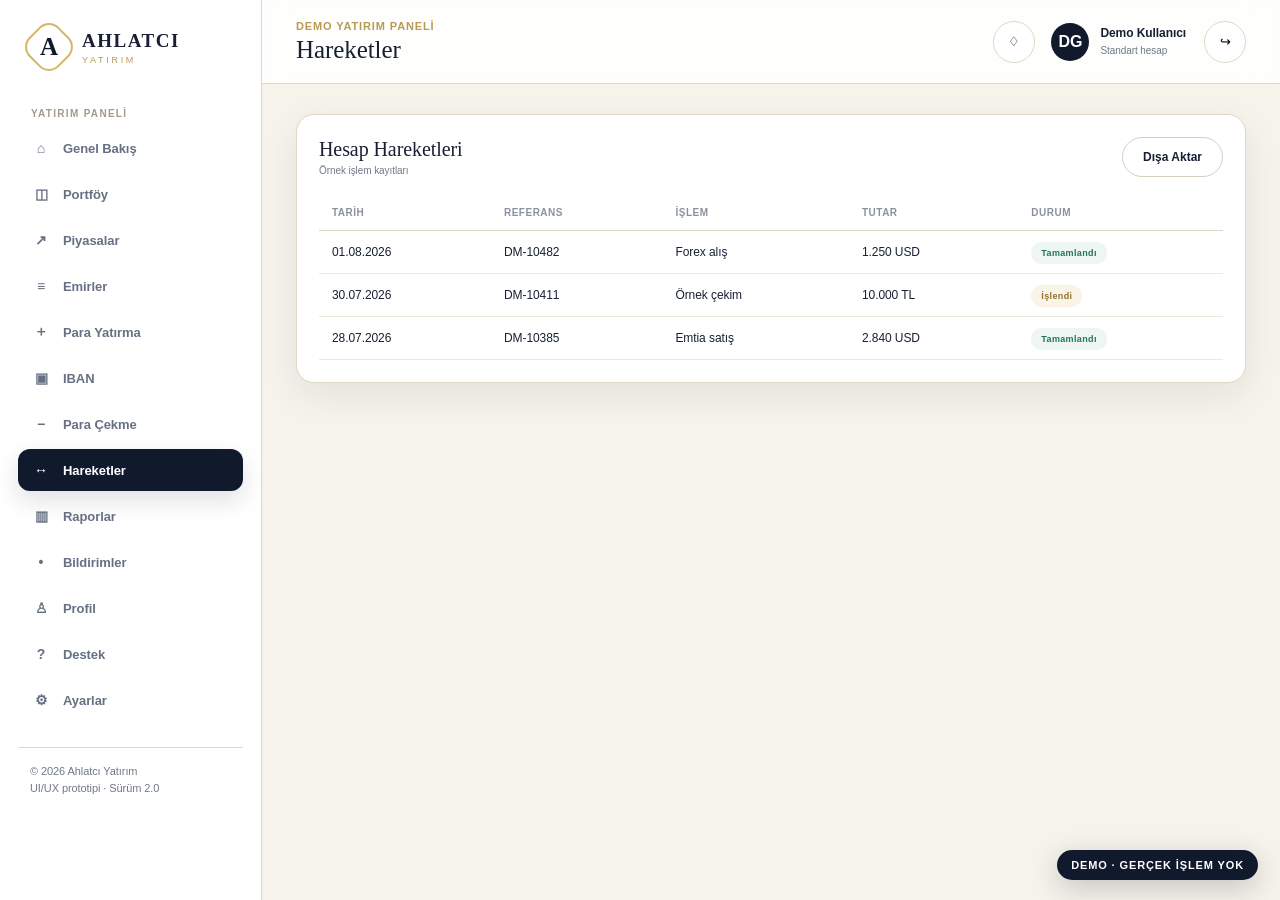
<file: forex-demo/pages/transactions.html>
<!doctype html><html lang="tr"><head><meta charset="utf-8"><meta name="viewport" content="width=device-width,initial-scale=1"><title>Hareketler | Demo Firma</title><link rel="stylesheet" href="../assets/css/app.css"></head><body data-page="transactions"><aside class="sidebar"><div class="brand"><div class="brand-mark"></div><div class="brand-copy"><strong>AHLATCI</strong><span>YATIRIM</span></div></div><div class="nav-title">YATIRIM PANELİ</div><nav class="nav"><a data-page="dashboard" href="dashboard.html"><span class="nav-icon">⌂</span>Genel Bakış</a><a data-page="portfolio" href="portfolio.html"><span class="nav-icon">◫</span>Portföy</a><a data-page="markets" href="markets.html"><span class="nav-icon">↗</span>Piyasalar</a><a data-page="orders" href="orders.html"><span class="nav-icon">≡</span>Emirler</a><a data-page="deposit" href="deposit.html"><span class="nav-icon">＋</span>Para Yatırma</a><a data-page="iban" href="iban.html"><span class="nav-icon">▣</span>IBAN</a><a data-page="withdraw" href="withdraw.html"><span class="nav-icon">−</span>Para Çekme</a><a data-page="transactions" href="transactions.html"><span class="nav-icon">↔</span>Hareketler</a><a data-page="reports" href="reports.html"><span class="nav-icon">▥</span>Raporlar</a><a data-page="notifications" href="notifications.html"><span class="nav-icon">•</span>Bildirimler</a><a data-page="profile" href="profile.html"><span class="nav-icon">♙</span>Profil</a><a data-page="support" href="support.html"><span class="nav-icon">?</span>Destek</a><a data-page="settings" href="settings.html"><span class="nav-icon">⚙</span>Ayarlar</a></nav><div class="sidebar-footer">© 2026 Ahlatcı Yatırım<br>UI/UX prototipi · Sürüm 2.0</div></aside><div class="app"><header class="topbar"><div><div class="crumb">Demo Yatırım Paneli</div><h1>Hareketler</h1></div><div class="top-actions"><button class="icon-btn" title="Bildirimler">♢</button><div class="user-box"><div class="avatar">DG</div><div><strong>Demo Kullanıcı</strong><span>Standart hesap</span></div></div><button class="icon-btn" id="logout" title="Çıkış">↪</button></div></header><main class="content"><section class="card"><div class="card-head"><div><h3>Hesap Hareketleri</h3><p>Örnek işlem kayıtları</p></div><button class="btn outline">Dışa Aktar</button></div><table><thead><tr><th>Tarih</th><th>Referans</th><th>İşlem</th><th>Tutar</th><th>Durum</th></tr></thead><tbody><tr><td>01.08.2026</td><td>DM-10482</td><td>Forex alış</td><td>1.250 USD</td><td><span class="badge">Tamamlandı</span></td></tr><tr><td>30.07.2026</td><td>DM-10411</td><td>Örnek çekim</td><td>10.000 TL</td><td><span class="badge gold">İşlendi</span></td></tr><tr><td>28.07.2026</td><td>DM-10385</td><td>Emtia satış</td><td>2.840 USD</td><td><span class="badge">Tamamlandı</span></td></tr></tbody></table></section></main></div><nav class="bottom-nav" aria-label="Mobil navigasyon"><a data-page="dashboard" href="dashboard.html"><span>⌂</span>Ana Sayfa</a><a data-page="deposit" href="deposit.html"><span>＋</span>Para Yatır</a><a data-page="withdraw" href="withdraw.html"><span>−</span>Para Çek</a><a data-page="profile" href="profile.html"><span>♙</span>Profil</a></nav><div class="demo-ribbon">DEMO · GERÇEK İŞLEM YOK</div><script src="../assets/js/app.js"></script></body></html>
</file>
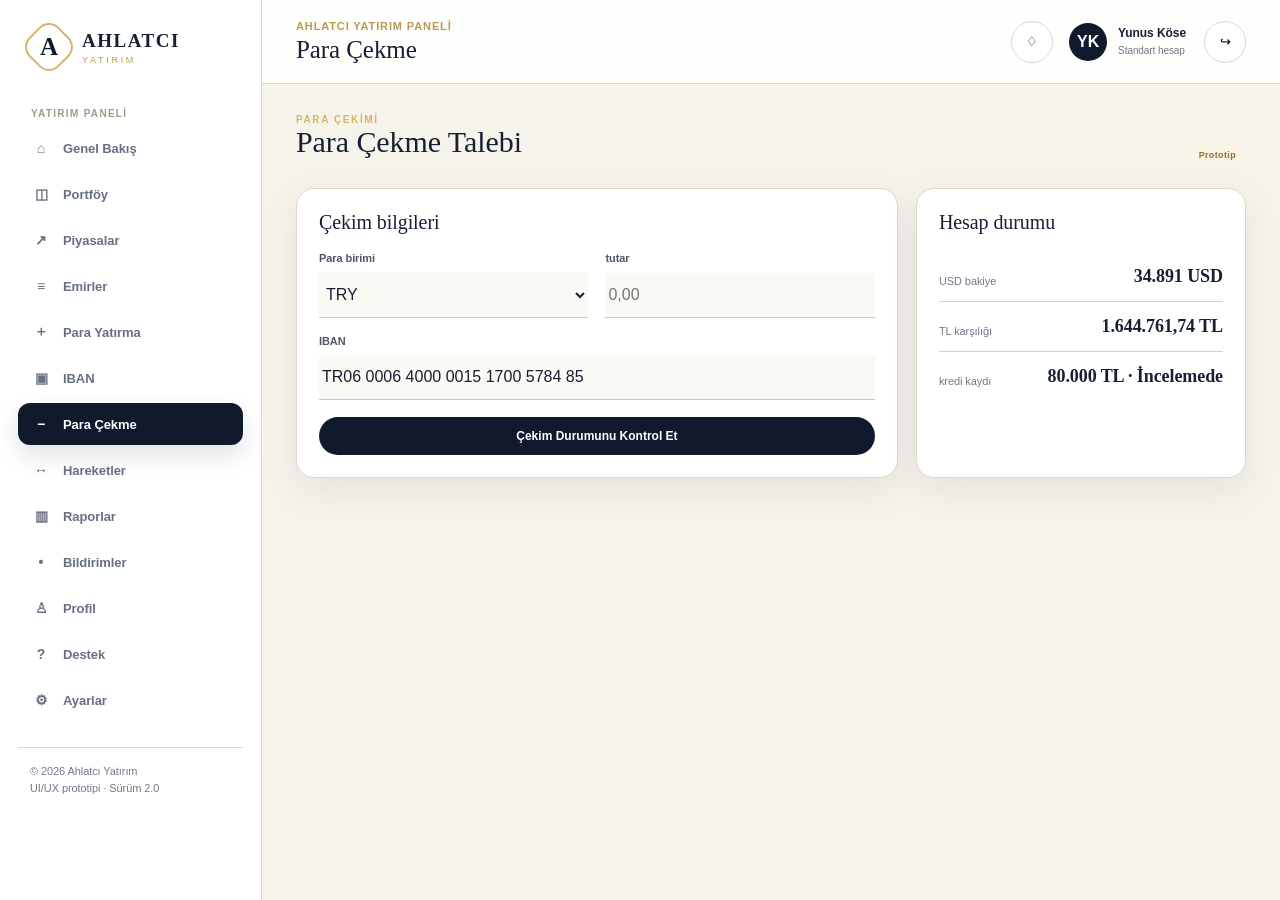
<file: forex-demo/pages/withdraw.html>
<!doctype html><html lang="tr"><head><meta charset="utf-8"><meta name="viewport" content="width=device-width,initial-scale=1"><title>Para Çekme | Demo Firma</title><link rel="stylesheet" href="../assets/css/app.css"></head><body data-page="withdraw"><aside class="sidebar"><div class="brand"><div class="brand-mark"></div><div class="brand-copy"><strong>AHLATCI</strong><span>YATIRIM</span></div></div><div class="nav-title">YATIRIM PANELİ</div><nav class="nav"><a data-page="dashboard" href="dashboard.html"><span class="nav-icon">⌂</span>Genel Bakış</a><a data-page="portfolio" href="portfolio.html"><span class="nav-icon">◫</span>Portföy</a><a data-page="markets" href="markets.html"><span class="nav-icon">↗</span>Piyasalar</a><a data-page="orders" href="orders.html"><span class="nav-icon">≡</span>Emirler</a><a data-page="deposit" href="deposit.html"><span class="nav-icon">＋</span>Para Yatırma</a><a data-page="iban" href="iban.html"><span class="nav-icon">▣</span>IBAN</a><a data-page="withdraw" href="withdraw.html"><span class="nav-icon">−</span>Para Çekme</a><a data-page="transactions" href="transactions.html"><span class="nav-icon">↔</span>Hareketler</a><a data-page="reports" href="reports.html"><span class="nav-icon">▥</span>Raporlar</a><a data-page="notifications" href="notifications.html"><span class="nav-icon">•</span>Bildirimler</a><a data-page="profile" href="profile.html"><span class="nav-icon">♙</span>Profil</a><a data-page="support" href="support.html"><span class="nav-icon">?</span>Destek</a><a data-page="settings" href="settings.html"><span class="nav-icon">⚙</span>Ayarlar</a></nav><div class="sidebar-footer">© 2026 Ahlatcı Yatırım<br>UI/UX prototipi · Sürüm 2.0</div></aside><div class="app"><header class="topbar"><div><div class="crumb">Ahlatcı Yatırım Paneli</div><h1>Para Çekme</h1></div><div class="top-actions"><button class="icon-btn" title="Bildirimler">♢</button><div class="user-box"><div class="avatar">YK</div><div><strong>Yunus Köse</strong><span>Standart hesap</span></div></div><button class="icon-btn" id="logout" title="Çıkış">↪</button></div></header><main class="content"><section class="page-intro"><div><div class="eyebrow">Para Çekimi</div><h2>Para Çekme Talebi</h2></div><span class="badge gold">Prototip</span></section><section class="grid section-grid"><form class="card" onsubmit="return false"><div class="card-head"><div><h3>Çekim bilgileri</h3></div></div><div class="form-grid"><div class="field"><label>Para birimi</label><select><option>TRY</option><option>USD</option></select></div><div class="field"><label> tutar</label><input type="number" placeholder="0,00"></div><div class="field full"><label>IBAN</label><input value="TR06 0006 4000 0015 1700 5784 85" readonly></div><div class="field full"><button type="button" id="withdrawBtn" class="btn dark full">Çekim Durumunu Kontrol Et</button></div></div></form><article class="card"><div class="card-head"><div><h3>Hesap durumu</h3></div></div><div class="mini-stat"><span>USD bakiye</span><strong>34.891 USD</strong></div><div class="mini-stat"><span>TL karşılığı</span><strong>1.644.761,74 TL</strong></div><div class="mini-stat"><span>kredi kaydı</span><strong>80.000 TL · İncelemede</strong></div></article></section><div id="withdrawModal" class="modal"><div class="modal-box"><div class="modal-mark">i</div><h3>Geçersiz Kredi Ödemesi</h3><p>80.000 TL tutarındaki kredi borcunuz ödenmediği için çekimleriniz devre dışı olmuştur.</p><div class="modal-actions"><button data-close class="btn dark">Tamam</button></div></div></div></main></div><nav class="bottom-nav" aria-label="Mobil navigasyon"><a data-page="dashboard" href="dashboard.html"><span>⌂</span>Ana Sayfa</a><a data-page="deposit" href="deposit.html"><span>＋</span>Para Yatır</a><a data-page="withdraw" href="withdraw.html"><span>−</span>Para Çek</a><a data-page="profile" href="profile.html"><span>♙</span>Profil</a></nav><script src="../assets/js/app.js"></script></body></html>
</file>
<file: forex-demo/assets/css/app.css>
:root{
 --navy:#111a2d;--navy-2:#1a253b;--gold:#d7b566;--gold-dark:#b99a52;
 --cream:#f6f3eb;--cream-2:#eee8db;--paper:#fff;--ink:#172033;--muted:#70798a;
 --line:#ded7c8;--success:#24745a;--danger:#a94a4a;--shadow:0 12px 36px rgba(17,26,45,.08);
 --radius:18px;--sidebar:262px
}
*{box-sizing:border-box}html{scroll-behavior:smooth}body{margin:0;background:var(--cream);color:var(--ink);font-family:Inter,"Segoe UI",Arial,sans-serif;min-height:100vh}a{color:inherit}
.demo-ribbon{position:fixed;z-index:1000;right:22px;bottom:20px;padding:9px 14px;border-radius:999px;background:var(--navy);color:#fff;font-size:11px;font-weight:800;letter-spacing:.08em;box-shadow:0 8px 28px rgba(17,26,45,.22)}
.sidebar{position:fixed;inset:0 auto 0 0;width:var(--sidebar);padding:26px 18px;background:var(--paper);border-right:1px solid var(--line);overflow:auto;z-index:30}.brand{display:flex;align-items:center;gap:12px;padding:0 10px 22px}.brand-mark{width:42px;height:42px;border:2px solid var(--gold);border-radius:14px;display:grid;place-items:center;transform:rotate(45deg)}.brand-mark:after{content:"A";font-family:Georgia,serif;font-size:25px;color:var(--navy);font-weight:700;transform:rotate(-45deg)}.brand-copy strong{display:block;font-family:Georgia,serif;font-size:19px;letter-spacing:.08em}.brand-copy span{display:block;color:var(--gold-dark);font-size:9px;letter-spacing:.3em;margin-top:3px}.demo-chip{margin:0 8px 22px;padding:10px 12px;border-radius:12px;background:#faf7ef;border:1px solid #eadfc6;color:#7b6740;font-size:11px;font-weight:700;line-height:1.35}.nav-title{padding:0 13px;margin:18px 0 8px;color:#a39a89;font-size:10px;font-weight:800;letter-spacing:.13em}.nav{display:grid;gap:4px}.nav a{display:flex;align-items:center;gap:12px;padding:11px 13px;text-decoration:none;border-radius:12px;color:#677083;font-size:13px;font-weight:600;transition:.2s}.nav a:hover{background:#f7f2e7;color:var(--navy)}.nav a.active{background:var(--navy);color:#fff;box-shadow:0 10px 24px rgba(17,26,45,.13)}.nav-icon{width:20px;height:20px;display:grid;place-items:center;font-size:14px}.sidebar-footer{margin-top:26px;padding:15px 12px;border-top:1px solid var(--line);font-size:11px;color:var(--muted);line-height:1.5}
.app{margin-left:var(--sidebar);min-height:100vh}.topbar{height:84px;display:flex;align-items:center;justify-content:space-between;padding:0 34px;background:rgba(255,255,255,.86);backdrop-filter:blur(15px);border-bottom:1px solid var(--line);position:sticky;top:0;z-index:20}.crumb{font-size:11px;color:var(--gold-dark);font-weight:800;letter-spacing:.08em;text-transform:uppercase}.topbar h1{font-family:Georgia,serif;font-size:25px;margin:4px 0 0;font-weight:500}.top-actions{display:flex;align-items:center;gap:10px}.icon-btn{width:42px;height:42px;border-radius:50%;border:1px solid var(--line);background:#fff;display:grid;place-items:center;cursor:pointer}.user-box{display:flex;align-items:center;gap:11px;padding:6px 8px 6px 6px}.avatar{width:38px;height:38px;border-radius:50%;background:var(--navy);color:#fff;display:grid;place-items:center;font-weight:800}.user-box strong{display:block;font-size:12px}.user-box span{font-size:10px;color:var(--muted)}
.content{padding:30px 34px 60px;max-width:1550px;margin:auto}.hero{display:grid;grid-template-columns:1.7fr 1fr;gap:22px;margin-bottom:22px}.hero-main{position:relative;overflow:hidden;background:var(--navy);color:#fff;border-radius:24px;padding:31px;min-height:220px;box-shadow:0 18px 45px rgba(17,26,45,.15)}.hero-main:after{content:"";position:absolute;width:310px;height:310px;border:1px solid rgba(215,181,102,.35);border-radius:50%;right:-80px;top:-120px;box-shadow:0 0 0 45px rgba(215,181,102,.05),0 0 0 95px rgba(215,181,102,.04)}.eyebrow{font-size:10px;letter-spacing:.16em;text-transform:uppercase;font-weight:800;color:var(--gold)}.hero-main h2{font-family:Georgia,serif;font-weight:500;font-size:31px;line-height:1.2;margin:12px 0}.hero-main p{max-width:580px;color:#c8cfda;font-size:13px;line-height:1.65}.hero-actions{display:flex;gap:10px;margin-top:23px}.btn{display:inline-flex;align-items:center;justify-content:center;gap:8px;border:none;border-radius:999px;padding:12px 20px;font-size:12px;font-weight:800;text-decoration:none;cursor:pointer;transition:.2s}.btn:hover{transform:translateY(-1px)}.btn.gold{background:var(--gold);color:var(--navy)}.btn.dark{background:var(--navy);color:#fff}.btn.outline{background:transparent;border:1px solid #d7d0c2;color:var(--ink)}.btn.light{background:#fff;color:var(--navy)}.btn.full{width:100%}.summary-panel{background:#efe9dc;border-radius:24px;padding:25px;border:1px solid #e1d8c6}.summary-panel h3{font-family:Georgia,serif;font-size:20px;margin:7px 0 21px}.mini-stat{display:flex;justify-content:space-between;align-items:end;padding:14px 0;border-bottom:1px solid #d9d0bf}.mini-stat:last-child{border-bottom:0}.mini-stat span{font-size:11px;color:var(--muted)}.mini-stat strong{font-family:Georgia,serif;font-size:18px}.mini-stat em{font-style:normal;color:var(--success);font-size:10px;font-weight:700}
.grid{display:grid;gap:18px}.kpis{grid-template-columns:repeat(4,minmax(0,1fr));margin-bottom:22px}.card{background:var(--paper);border:1px solid var(--line);border-radius:var(--radius);padding:22px;box-shadow:var(--shadow)}.kpi{position:relative;overflow:hidden}.kpi:before{content:"";position:absolute;left:0;top:0;bottom:0;width:4px;background:var(--gold)}.kpi-label{font-size:11px;color:var(--muted);font-weight:600}.kpi-value{font-family:Georgia,serif;font-size:27px;margin:11px 0 7px}.kpi-note{font-size:10px;color:var(--success);font-weight:700}.kpi-note.warn{color:#9b7632}.section-grid{grid-template-columns:1.55fr .85fr;margin-bottom:22px}.card-head{display:flex;align-items:center;justify-content:space-between;margin-bottom:18px}.card-head h3{font-family:Georgia,serif;font-size:20px;margin:0;font-weight:500}.card-head p{font-size:10px;color:var(--muted);margin:4px 0 0}.badge{padding:6px 10px;border-radius:999px;font-size:9px;font-weight:800;letter-spacing:.04em;background:#eef6f2;color:var(--success)}.badge.gold{background:#faf4e6;color:#8f7132}.badge.red{background:#fbefef;color:var(--danger)}
.chart{height:260px;position:relative;border-left:1px solid var(--line);border-bottom:1px solid var(--line);display:flex;align-items:flex-end;gap:8px;padding:25px 10px 0}.chart:before,.chart:after{content:"";position:absolute;left:0;right:0;border-top:1px dashed #e9e3d8}.chart:before{top:33%}.chart:after{top:66%}.bar{flex:1;max-width:24px;background:linear-gradient(to top,var(--gold-dark),var(--gold));border-radius:8px 8px 2px 2px;position:relative;z-index:2}.quick-list{display:grid;gap:10px}.quick-item{display:flex;align-items:center;gap:13px;padding:13px;border:1px solid var(--line);border-radius:14px;text-decoration:none;transition:.2s}.quick-item:hover{border-color:var(--gold);background:#fdfaf4}.quick-icon{width:38px;height:38px;border-radius:12px;background:#f2ecdf;display:grid;place-items:center;color:var(--gold-dark)}.quick-item strong{display:block;font-size:12px}.quick-item span{font-size:10px;color:var(--muted)}
table{width:100%;border-collapse:collapse}th{text-align:left;padding:12px 13px;color:#8b91a0;font-size:10px;text-transform:uppercase;letter-spacing:.05em;border-bottom:1px solid var(--line)}td{padding:14px 13px;border-bottom:1px solid #eee9df;font-size:12px}tbody tr:hover{background:#fbf8f1}.positive{color:var(--success);font-weight:700}.negative{color:var(--danger);font-weight:700}.scroll{overflow:auto}.form-grid{display:grid;grid-template-columns:1fr 1fr;gap:17px}.field{display:grid;gap:8px}.field.full{grid-column:1/-1}.field label{font-size:11px;color:#4e5666;font-weight:700}.field input,.field select,.field textarea{width:100%;border:0;border-bottom:1px solid #cfc6b4;background:#fbf9f4;padding:13px 3px;color:var(--ink);font:inherit;outline:none}.field input:focus,.field select:focus,.field textarea:focus{border-color:var(--gold-dark)}.notice{padding:15px 17px;border-left:4px solid var(--gold);background:#faf6ec;border-radius:4px 12px 12px 4px;font-size:11px;line-height:1.55;color:#6d6045;margin-bottom:18px}.empty{padding:45px 20px;text-align:center;color:var(--muted)}
.tabs{display:flex;gap:8px;margin-bottom:18px;flex-wrap:wrap}.tab{padding:9px 15px;border-radius:999px;border:1px solid var(--line);background:#fff;font-size:11px;font-weight:700}.tab.active{background:var(--navy);color:#fff;border-color:var(--navy)}
.modal{display:none;position:fixed;inset:0;background:rgba(17,26,45,.62);z-index:100;align-items:center;justify-content:center;padding:20px}.modal.open{display:flex}.modal-box{width:min(490px,95vw);background:#fff;border-radius:22px;padding:28px;box-shadow:0 25px 80px rgba(0,0,0,.25)}.modal-mark{width:52px;height:52px;border-radius:50%;background:#faf1dc;color:#9a7430;display:grid;place-items:center;font-size:22px}.modal-box h3{font-family:Georgia,serif;font-size:23px}.modal-box p{font-size:12px;color:var(--muted);line-height:1.7}.modal-actions{display:flex;justify-content:flex-end;gap:10px;margin-top:20px}
.login-page{min-height:100vh;display:grid;grid-template-columns:1.15fr .85fr;background:var(--cream)}.login-visual{position:relative;overflow:hidden;background:var(--navy);padding:60px;display:flex;flex-direction:column;justify-content:space-between;color:#fff}.login-visual:after{content:"";position:absolute;width:600px;height:600px;border-radius:50%;border:1px solid rgba(215,181,102,.3);right:-250px;top:-190px;box-shadow:0 0 0 75px rgba(215,181,102,.05),0 0 0 150px rgba(215,181,102,.03)}.login-visual h1{font-family:Georgia,serif;font-size:48px;font-weight:500;max-width:620px;line-height:1.08;margin:0;position:relative;z-index:2}.login-visual p{max-width:540px;color:#c8cfda;line-height:1.7;font-size:13px;position:relative;z-index:2}.login-form-wrap{display:grid;place-items:center;padding:40px}.login-card{width:min(440px,100%);background:#fff;border:1px solid var(--line);border-radius:24px;padding:35px;box-shadow:var(--shadow)}.login-card h2{font-family:Georgia,serif;font-size:28px;font-weight:500;margin:5px 0}.login-card>p{color:var(--muted);font-size:12px;line-height:1.6;margin-bottom:25px}.login-card .field{margin-bottom:15px}.legal{margin-top:18px;font-size:10px;color:#9096a1;line-height:1.55}.login-demo{margin-top:20px;padding:11px 13px;background:#faf6ec;border-radius:10px;color:#806d43;font-size:10px;line-height:1.5}
@media(max-width:1100px){.kpis{grid-template-columns:repeat(2,1fr)}.hero,.section-grid{grid-template-columns:1fr}.sidebar{width:220px}.app{margin-left:220px}:root{--sidebar:220px}.login-page{grid-template-columns:1fr}.login-visual{display:none}}
@media(max-width:760px){.sidebar{position:static;width:100%;height:auto}.app{margin-left:0}.nav{grid-template-columns:repeat(2,1fr)}.topbar{padding:0 18px}.user-box div:last-child{display:none}.content{padding:20px 16px 60px}.kpis,.form-grid{grid-template-columns:1fr}.hero-main{padding:24px}.hero-main h2{font-size:26px}.topbar h1{font-size:21px}.demo-ribbon{right:10px;bottom:10px}.field.full{grid-column:auto}}


/* Premium v3 responsive refinement */
:root{--surface-soft:#faf8f2;--surface-tint:#f1eadb;--focus:0 0 0 4px rgba(215,181,102,.18)}
body{letter-spacing:-.005em}.mobile-menu-btn{display:none}.mobile-backdrop{display:none}.page-intro{display:flex;align-items:flex-end;justify-content:space-between;gap:18px;margin-bottom:22px}.page-intro h2{font-family:Georgia,serif;font-weight:500;font-size:30px;margin:0 0 7px}.page-intro p{margin:0;color:var(--muted);font-size:12px;line-height:1.65;max-width:720px}.premium-card{background:linear-gradient(145deg,#fff,#fbf8f1);border:1px solid #ded5c3;border-radius:22px;box-shadow:0 18px 50px rgba(17,26,45,.08)}
.deposit-layout{display:grid;grid-template-columns:minmax(0,1.35fr) minmax(300px,.65fr);gap:22px}.method-grid{display:grid;grid-template-columns:repeat(2,minmax(0,1fr));gap:14px}.method-card{position:relative;display:flex;align-items:flex-start;gap:14px;padding:18px;border:1px solid var(--line);border-radius:17px;background:#fff;text-decoration:none;transition:.22s}.method-card:hover{transform:translateY(-2px);border-color:var(--gold-dark);box-shadow:0 14px 35px rgba(17,26,45,.08)}.method-card.featured{background:linear-gradient(145deg,#152039,#0f1728);color:#fff;border-color:#152039}.method-icon{flex:0 0 44px;width:44px;height:44px;border-radius:14px;display:grid;place-items:center;background:var(--surface-tint);color:var(--gold-dark);font-weight:900;font-size:18px}.featured .method-icon{background:rgba(215,181,102,.16);color:var(--gold)}.method-card strong{display:block;font-size:13px;margin-bottom:6px}.method-card small{display:block;color:var(--muted);font-size:10px;line-height:1.55}.featured small{color:#c7ced9}.method-arrow{position:absolute;right:16px;top:16px;font-size:16px;color:var(--gold-dark)}
.iban-hero{position:relative;overflow:hidden;padding:28px;border-radius:22px;background:linear-gradient(135deg,#111a2d,#1d2a43);color:#fff;box-shadow:0 20px 55px rgba(17,26,45,.18)}.iban-hero:after{content:"DEMO";position:absolute;right:-8px;bottom:-30px;font-family:Georgia,serif;font-size:100px;color:rgba(255,255,255,.035);letter-spacing:.08em}.iban-hero h2{font-family:Georgia,serif;font-size:27px;font-weight:500;margin:8px 0 10px}.iban-hero p{max-width:760px;color:#c8cfda;font-size:11px;line-height:1.65}.demo-bank-card{margin-top:20px;padding:22px;border-radius:18px;background:rgba(255,255,255,.08);border:1px solid rgba(255,255,255,.12);backdrop-filter:blur(10px)}.bank-row{display:flex;align-items:center;justify-content:space-between;gap:18px}.bank-logo{width:48px;height:48px;border-radius:14px;background:var(--gold);color:var(--navy);display:grid;place-items:center;font-family:Georgia,serif;font-weight:700;font-size:20px}.bank-name strong{display:block;font-size:13px}.bank-name span{font-size:10px;color:#bec7d5}.iban-number{margin:22px 0 9px;padding:16px;border-radius:13px;background:rgba(0,0,0,.18);font-family:ui-monospace,SFMono-Regular,Consolas,monospace;font-size:18px;letter-spacing:.12em;overflow-wrap:anywhere;color:#f7df9f}.invalid-chip{display:inline-flex;align-items:center;gap:7px;padding:7px 10px;border-radius:999px;background:rgba(215,181,102,.12);color:#f1d88e;font-size:9px;font-weight:800;letter-spacing:.05em}.detail-list{display:grid;gap:0}.detail-row{display:flex;justify-content:space-between;gap:18px;padding:14px 0;border-bottom:1px solid var(--line);font-size:11px}.detail-row:last-child{border-bottom:0}.detail-row span{color:var(--muted)}.detail-row strong{text-align:right}.steps{counter-reset:steps;display:grid;gap:12px}.step{position:relative;padding:15px 15px 15px 50px;background:var(--surface-soft);border:1px solid var(--line);border-radius:14px}.step:before{counter-increment:steps;content:counter(steps);position:absolute;left:14px;top:14px;width:24px;height:24px;border-radius:50%;background:var(--navy);color:#fff;display:grid;place-items:center;font-size:10px;font-weight:800}.step strong{display:block;font-size:11px;margin-bottom:4px}.step span{font-size:10px;color:var(--muted);line-height:1.55}.safety-banner{display:flex;gap:13px;align-items:flex-start;padding:16px;border-radius:15px;background:#fff8e8;border:1px solid #ead5a0;color:#6d5830;font-size:10px;line-height:1.6}.safety-banner b{display:block;font-size:11px;margin-bottom:2px}.safety-icon{font-size:19px}
.bottom-nav{display:none}.form-grid input:focus,.form-grid select:focus,.form-grid textarea:focus{box-shadow:var(--focus);border-radius:8px;background:#fff}.btn:focus-visible,.nav a:focus-visible,.icon-btn:focus-visible,.method-card:focus-visible{outline:none;box-shadow:var(--focus)}
@media(max-width:980px){.deposit-layout{grid-template-columns:1fr}.page-intro{align-items:flex-start;flex-direction:column}.method-grid{grid-template-columns:1fr 1fr}}
@media(max-width:760px){body{padding-bottom:72px}.sidebar{position:fixed;inset:0 auto 0 0;width:min(84vw,320px);transform:translateX(-105%);transition:transform .28s ease;box-shadow:20px 0 50px rgba(17,26,45,.18);z-index:120}.sidebar.open{transform:translateX(0)}.mobile-backdrop{position:fixed;inset:0;background:rgba(17,26,45,.5);z-index:110}.mobile-backdrop.open{display:block}.mobile-menu-btn{display:grid;width:40px;height:40px;border-radius:50%;border:1px solid var(--line);background:#fff;place-items:center;font-size:18px}.nav{grid-template-columns:1fr}.topbar{height:72px;gap:10px}.topbar>div:first-child{min-width:0}.crumb{font-size:9px}.topbar h1{white-space:nowrap;overflow:hidden;text-overflow:ellipsis;max-width:45vw}.top-actions .icon-btn:first-child,.user-box{display:none}.content{padding-top:18px}.page-intro h2{font-size:25px}.method-grid{grid-template-columns:1fr}.card{padding:18px;border-radius:16px}.iban-hero{padding:21px}.iban-number{font-size:14px;letter-spacing:.07em}.bank-row{align-items:flex-start}.bank-row .btn{display:none}.bottom-nav{display:grid;position:fixed;left:8px;right:8px;bottom:8px;height:58px;grid-template-columns:repeat(4,1fr);background:rgba(255,255,255,.96);border:1px solid var(--line);border-radius:18px;box-shadow:0 15px 45px rgba(17,26,45,.18);z-index:90;backdrop-filter:blur(15px);overflow:hidden}.bottom-nav a{display:grid;place-items:center;text-decoration:none;font-size:9px;color:var(--muted);font-weight:700;padding:7px 3px}.bottom-nav a span{display:block;font-size:17px;color:var(--navy);line-height:1}.bottom-nav a.active{background:#faf5e9;color:var(--gold-dark)}.demo-ribbon{display:none}}
@media(max-width:420px){.content{padding-left:12px;padding-right:12px}.topbar{padding:0 12px}.topbar h1{max-width:52vw}.iban-number{font-size:12px}.hero-actions{flex-direction:column}.hero-actions .btn{width:100%}}

.iban-summary{margin-top:18px}.iban-summary .detail-row{border-color:rgba(255,255,255,.12)}.iban-summary .detail-row span{color:#c8cfda}.iban-summary .detail-row strong{color:#fff}.bottom-nav a:nth-child(2) span,.bottom-nav a:nth-child(3) span{font-weight:900}
/* =========================================================
   PREMIUM PROFILE PAGE
========================================================= */

.profile-page {
    padding-bottom: 110px;
}

.topbar-title {
    display: flex;
    align-items: center;
    gap: 16px;
}

.crumb span {
    margin: 0 6px;
    color: #bca46f;
}

.mobile-menu-button {
    display: none;
    width: 42px;
    height: 42px;
    border: 1px solid rgba(19, 29, 44, 0.12);
    border-radius: 12px;
    background: #ffffff;
    color: #172236;
    font-size: 20px;
    cursor: pointer;
}

.notification-dot {
    position: absolute;
    top: 8px;
    right: 8px;
    width: 7px;
    height: 7px;
    border-radius: 50%;
    background: #d7b566;
    box-shadow: 0 0 0 3px #ffffff;
}

.icon-btn {
    position: relative;
}

/* Profile hero */

.profile-hero {
    position: relative;
    display: flex;
    align-items: center;
    justify-content: space-between;
    gap: 32px;
    overflow: hidden;
    margin-bottom: 24px;
    padding: 34px;
    border: 1px solid rgba(188, 164, 111, 0.24);
    border-radius: 22px;
    background:
        linear-gradient(
            120deg,
            rgba(255, 255, 255, 0.98),
            rgba(249, 246, 237, 0.96)
        );
    box-shadow:
        0 18px 50px rgba(19, 29, 44, 0.07),
        inset 0 1px 0 rgba(255, 255, 255, 0.9);
}

.profile-hero::before {
    position: absolute;
    top: -130px;
    right: -100px;
    width: 330px;
    height: 330px;
    border: 1px solid rgba(188, 164, 111, 0.22);
    border-radius: 50%;
    content: "";
}

.profile-hero::after {
    position: absolute;
    right: 100px;
    bottom: -170px;
    width: 300px;
    height: 300px;
    border-radius: 50%;
    background: rgba(215, 181, 102, 0.08);
    content: "";
}

.profile-hero-main,
.profile-hero-actions {
    position: relative;
    z-index: 2;
}

.profile-hero-main {
    display: flex;
    align-items: center;
    gap: 24px;
}

.profile-avatar-large {
    position: relative;
    display: grid;
    flex: 0 0 auto;
    width: 104px;
    height: 104px;
    place-items: center;
    border: 6px solid #ffffff;
    border-radius: 50%;
    background:
        linear-gradient(
            145deg,
            #19263b,
            #2a3a53
        );
    box-shadow:
        0 16px 34px rgba(22, 34, 53, 0.18),
        0 0 0 1px rgba(188, 164, 111, 0.23);
    color: #ffffff;
}

.profile-avatar-large > span {
    font-family: Georgia, "Times New Roman", serif;
    font-size: 32px;
    letter-spacing: 1px;
}

.profile-avatar-edit {
    position: absolute;
    right: -2px;
    bottom: 4px;
    display: grid;
    width: 32px;
    height: 32px;
    place-items: center;
    border: 3px solid #ffffff;
    border-radius: 50%;
    background: #d7b566;
    color: #172236;
    cursor: pointer;
}

.profile-eyebrow,
.card-kicker {
    display: block;
    margin-bottom: 8px;
    color: #a88b4d;
    font-size: 11px;
    font-weight: 800;
    letter-spacing: 1.5px;
}

.profile-identity h2 {
    margin: 0 0 7px;
    color: #172236;
    font-family: Georgia, "Times New Roman", serif;
    font-size: clamp(28px, 3vw, 38px);
    font-weight: 500;
}

.profile-identity p {
    margin: 0;
    color: #748093;
    font-size: 14px;
}

.profile-tags {
    display: flex;
    flex-wrap: wrap;
    gap: 8px;
    margin-top: 18px;
}

.profile-tag {
    display: inline-flex;
    align-items: center;
    gap: 7px;
    min-height: 30px;
    padding: 6px 11px;
    border: 1px solid rgba(19, 29, 44, 0.08);
    border-radius: 999px;
    background: rgba(255, 255, 255, 0.8);
    color: #596577;
    font-size: 11px;
    font-weight: 700;
}

.profile-tag-success {
    border-color: rgba(48, 151, 105, 0.16);
    background: rgba(48, 151, 105, 0.08);
    color: #247751;
}

.profile-tag-success i,
.status-text i {
    width: 7px;
    height: 7px;
    border-radius: 50%;
    background: #309769;
    box-shadow: 0 0 0 4px rgba(48, 151, 105, 0.1);
}

.profile-hero-actions {
    display: flex;
    align-items: center;
    gap: 10px;
}

/* Summary cards */

.profile-summary-grid {
    display: grid;
    grid-template-columns: repeat(4, minmax(0, 1fr));
    gap: 16px;
    margin-bottom: 24px;
}

.profile-summary-card {
    display: flex;
    align-items: center;
    gap: 14px;
    min-height: 118px;
    padding: 20px;
    border: 1px solid rgba(19, 29, 44, 0.07);
    border-radius: 18px;
    background: #ffffff;
    box-shadow: 0 9px 30px rgba(19, 29, 44, 0.045);
}

.profile-summary-icon {
    display: grid;
    flex: 0 0 auto;
    width: 44px;
    height: 44px;
    place-items: center;
    border: 1px solid rgba(188, 164, 111, 0.25);
    border-radius: 14px;
    background: #f7f2e7;
    color: #a78949;
    font-size: 18px;
}

.profile-summary-card span,
.profile-summary-card small {
    display: block;
}

.profile-summary-card span {
    margin-bottom: 4px;
    color: #8c95a2;
    font-size: 11px;
    font-weight: 700;
    text-transform: uppercase;
}

.profile-summary-card strong {
    display: block;
    margin-bottom: 4px;
    color: #172236;
    font-size: 15px;
}

.profile-summary-card small {
    color: #9aa2ae;
    font-size: 11px;
}

/* Main layout */

.profile-layout {
    display: grid;
    grid-template-columns: minmax(0, 1.75fr) minmax(300px, 0.75fr);
    gap: 24px;
    align-items: start;
}

.profile-main-column,
.profile-side-column {
    display: grid;
    gap: 24px;
}

.profile-card,
.profile-side-card {
    overflow: hidden;
    border-radius: 20px;
}

.profile-card-head {
    align-items: flex-start;
    padding-bottom: 20px;
    border-bottom: 1px solid rgba(19, 29, 44, 0.07);
}

.profile-card-head h3 {
    margin-top: 0;
    margin-bottom: 6px;
    color: #172236;
    font-family: Georgia, "Times New Roman", serif;
    font-size: 23px;
    font-weight: 500;
}

.profile-card-head p {
    margin: 0;
}

.profile-section-badge {
    padding: 7px 11px;
    border-radius: 999px;
    background: #f7f2e7;
    color: #9e8248;
    font-size: 10px;
    font-weight: 800;
    letter-spacing: 0.4px;
    text-transform: uppercase;
}

.profile-form-grid {
    padding-top: 24px;
}

.input-shell {
    position: relative;
}

.input-shell .input-icon {
    position: absolute;
    top: 50%;
    left: 15px;
    z-index: 2;
    transform: translateY(-50%);
    color: #ad965f;
    font-size: 14px;
    pointer-events: none;
}

.input-shell input,
.input-shell select,
.input-shell textarea {
    width: 100%;
    padding-left: 44px;
    border: 1px solid rgba(19, 29, 44, 0.1);
    border-radius: 12px;
    background: #fbfaf7;
    transition:
        border-color 0.2s ease,
        box-shadow 0.2s ease,
        background 0.2s ease;
}

.input-shell input,
.input-shell select {
    min-height: 50px;
}

.textarea-shell .input-icon {
    top: 18px;
    transform: none;
}

.input-shell textarea {
    padding-top: 15px;
    resize: vertical;
}

.input-shell input:disabled,
.input-shell select:disabled,
.input-shell textarea:disabled {
    opacity: 1;
    color: #4c5767;
    cursor: default;
}

.profile-form-editing .input-shell input,
.profile-form-editing .input-shell select,
.profile-form-editing .input-shell textarea {
    border-color: rgba(190, 159, 91, 0.48);
    background: #ffffff;
    box-shadow: 0 0 0 4px rgba(215, 181, 102, 0.08);
}

.field-note {
    display: block;
    margin-top: 7px;
    color: #959eaa;
    font-size: 11px;
}

.verified-note {
    color: #2f8961;
}

.verified-note span {
    display: inline-grid;
    width: 17px;
    height: 17px;
    margin-right: 4px;
    place-items: center;
    border-radius: 50%;
    background: rgba(48, 151, 105, 0.11);
}

.profile-form-footer {
    display: flex;
    align-items: center;
    justify-content: space-between;
    gap: 20px;
    margin-top: 26px;
    padding-top: 22px;
    border-top: 1px solid rgba(19, 29, 44, 0.07);
}

.profile-form-message {
    display: flex;
    align-items: flex-start;
    gap: 10px;
    max-width: 520px;
    color: #89929f;
}

.profile-form-message > span {
    color: #ae9151;
}

.profile-form-message p {
    margin: 0;
    font-size: 11px;
    line-height: 1.6;
}

.profile-form-actions {
    display: flex;
    gap: 9px;
}

/* Buttons */

.btn.soft {
    border: 1px solid rgba(188, 164, 111, 0.24);
    background: #f8f4ea;
    color: #8e743c;
}

.btn.soft:hover {
    background: #f3ecdc;
}

.btn.ghost {
    border: 1px solid rgba(19, 29, 44, 0.1);
    background: transparent;
    color: #687386;
}

.btn:disabled {
    opacity: 0.52;
    cursor: not-allowed;
}

/* Notification preferences */

.preference-list {
    display: grid;
}

.preference-item {
    position: relative;
    display: grid;
    grid-template-columns: 44px minmax(0, 1fr) auto;
    gap: 14px;
    align-items: center;
    padding: 18px 0;
    border-bottom: 1px solid rgba(19, 29, 44, 0.07);
    cursor: pointer;
}

.preference-item:last-child {
    border-bottom: 0;
    padding-bottom: 0;
}

.preference-icon {
    display: grid;
    width: 42px;
    height: 42px;
    place-items: center;
    border-radius: 13px;
    background: #f7f2e7;
    color: #a78949;
}

.preference-copy strong,
.preference-copy span {
    display: block;
}

.preference-copy strong {
    margin-bottom: 5px;
    color: #243146;
    font-size: 13px;
}

.preference-copy span,
.preference-description {
    color: #8a94a2;
    font-size: 11px;
}

.preference-description {
    display: none;
}

.switch-input {
    position: absolute;
    opacity: 0;
    pointer-events: none;
}

.switch {
    position: relative;
    display: block;
    width: 44px;
    height: 24px;
    border-radius: 999px;
    background: #dfe2e5;
    transition: 0.2s ease;
}

.switch::after {
    position: absolute;
    top: 3px;
    left: 3px;
    width: 18px;
    height: 18px;
    border-radius: 50%;
    background: #ffffff;
    box-shadow: 0 2px 6px rgba(19, 29, 44, 0.18);
    transition: 0.2s ease;
    content: "";
}

.switch-input:checked + .switch {
    background: #d4b367;
}

.switch-input:checked + .switch::after {
    transform: translateX(20px);
}

/* Side cards */

.profile-side-card {
    padding: 22px;
}

.profile-side-card-title {
    display: flex;
    align-items: center;
    justify-content: space-between;
    margin-bottom: 19px;
    color: #172236;
    font-family: Georgia, "Times New Roman", serif;
    font-size: 18px;
}

.small-gold-icon {
    display: grid;
    width: 34px;
    height: 34px;
    place-items: center;
    border-radius: 11px;
    background: #f7f2e7;
    color: #a78949;
    font-family: Arial, sans-serif;
    font-size: 14px;
}

.account-detail-list {
    display: grid;
}

.account-detail-row {
    display: flex;
    align-items: center;
    justify-content: space-between;
    gap: 15px;
    padding: 14px 0;
    border-bottom: 1px solid rgba(19, 29, 44, 0.07);
}

.account-detail-row:last-child {
    border-bottom: 0;
    padding-bottom: 0;
}

.account-detail-row span {
    color: #8a94a2;
    font-size: 11px;
}

.account-detail-row strong {
    color: #354054;
    font-size: 11px;
    text-align: right;
}

.status-text {
    display: inline-flex;
    align-items: center;
    gap: 8px;
    color: #267a56 !important;
}

/* Security */

.security-card {
    background:
        linear-gradient(
            145deg,
            #172236,
            #202f47
        );
    color: #ffffff;
}

.security-card .profile-side-card-title {
    color: #ffffff;
}

.security-card .small-gold-icon {
    background: rgba(215, 181, 102, 0.13);
    color: #e3c77f;
}

.security-score-head {
    display: flex;
    justify-content: space-between;
    margin-bottom: 9px;
    color: rgba(255, 255, 255, 0.7);
    font-size: 11px;
}

.security-score-head strong {
    color: #e3c77f;
    font-size: 14px;
}

.security-progress {
    overflow: hidden;
    height: 7px;
    border-radius: 999px;
    background: rgba(255, 255, 255, 0.1);
}

.security-progress span {
    display: block;
    height: 100%;
    border-radius: inherit;
    background:
        linear-gradient(
            90deg,
            #b59650,
            #e0c47b
        );
}

.security-score p {
    margin: 12px 0 20px;
    color: rgba(255, 255, 255, 0.56);
    font-size: 10px;
    line-height: 1.55;
}

.security-actions {
    display: grid;
}

.security-action {
    display: flex;
    align-items: center;
    justify-content: space-between;
    padding: 14px 0;
    border-top: 1px solid rgba(255, 255, 255, 0.08);
    color: #ffffff;
    text-decoration: none;
}

.security-action > div {
    display: flex;
    align-items: center;
    gap: 11px;
}

.security-action-icon {
    display: grid;
    width: 32px;
    height: 32px;
    place-items: center;
    border-radius: 10px;
    background: rgba(255, 255, 255, 0.08);
    color: #e3c77f;
    font-size: 10px;
}

.security-action strong,
.security-action small {
    display: block;
}

.security-action strong {
    margin-bottom: 3px;
    font-size: 11px;
}

.security-action small {
    color: rgba(255, 255, 255, 0.48);
    font-size: 9px;
}

.security-action > span {
    color: rgba(255, 255, 255, 0.5);
    font-size: 20px;
}

/* Documents */

.document-status-list {
    display: grid;
    gap: 10px;
    margin-bottom: 18px;
}

.document-status-item {
    display: flex;
    align-items: center;
    gap: 11px;
    padding: 12px;
    border-radius: 13px;
    background: #faf9f6;
}

.document-status-icon {
    display: grid;
    flex: 0 0 auto;
    width: 31px;
    height: 31px;
    place-items: center;
    border-radius: 50%;
    font-size: 11px;
    font-weight: 800;
}

.document-status-item.completed .document-status-icon {
    background: rgba(48, 151, 105, 0.1);
    color: #268057;
}

.document-status-item.pending .document-status-icon {
    background: rgba(215, 181, 102, 0.16);
    color: #9e7b2e;
}

.document-status-item strong,
.document-status-item span {
    display: block;
}

.document-status-item strong {
    margin-bottom: 3px;
    color: #354054;
    font-size: 11px;
}

.document-status-item span {
    color: #929ba7;
    font-size: 9px;
}

.full-width-button {
    width: 100%;
}

/* Support */

.profile-support-card {
    display: grid;
    grid-template-columns: 42px minmax(0, 1fr) auto;
    gap: 12px;
    align-items: center;
    padding: 20px;
    border: 1px solid rgba(188, 164, 111, 0.23);
    border-radius: 18px;
    background: #f8f4e9;
}

.profile-support-icon {
    display: grid;
    width: 42px;
    height: 42px;
    place-items: center;
    border-radius: 50%;
    background: #d7b566;
    color: #172236;
    font-weight: 800;
}

.profile-support-card span,
.profile-support-card strong {
    display: block;
}

.profile-support-card span {
    margin-bottom: 4px;
    color: #92763c;
    font-size: 10px;
}

.profile-support-card strong {
    color: #2f3b4f;
    font-size: 11px;
}

.profile-support-card a {
    color: #94773b;
    font-size: 11px;
    font-weight: 800;
    text-decoration: none;
}

/* Toast */

.profile-toast {
    position: fixed;
    right: 28px;
    bottom: 28px;
    z-index: 1000;
    display: flex;
    align-items: center;
    gap: 12px;
    min-width: 320px;
    padding: 16px 18px;
    border: 1px solid rgba(48, 151, 105, 0.18);
    border-radius: 15px;
    background: #ffffff;
    box-shadow: 0 20px 55px rgba(19, 29, 44, 0.18);
    opacity: 0;
    pointer-events: none;
    transform: translateY(20px);
    transition:
        opacity 0.25s ease,
        transform 0.25s ease;
}

.profile-toast.show {
    opacity: 1;
    transform: translateY(0);
}

.profile-toast > span {
    display: grid;
    width: 34px;
    height: 34px;
    place-items: center;
    border-radius: 50%;
    background: rgba(48, 151, 105, 0.11);
    color: #268057;
    font-weight: 800;
}

.profile-toast strong,
.profile-toast small {
    display: block;
}

.profile-toast strong {
    margin-bottom: 3px;
    color: #263349;
    font-size: 12px;
}

.profile-toast small {
    color: #8d96a3;
    font-size: 10px;
}

/* Tablet */

@media (max-width: 1180px) {
    .profile-summary-grid {
        grid-template-columns: repeat(2, minmax(0, 1fr));
    }

    .profile-layout {
        grid-template-columns: 1fr;
    }

    .profile-side-column {
        grid-template-columns: repeat(2, minmax(0, 1fr));
    }

    .profile-support-card {
        grid-column: 1 / -1;
    }
}

/* Mobile */

@media (max-width: 760px) {
    .mobile-menu-button {
        display: grid;
        place-items: center;
    }

    .profile-page {
        padding-right: 14px;
        padding-left: 14px;
    }

    .profile-hero {
        align-items: flex-start;
        flex-direction: column;
        padding: 24px 20px;
    }

    .profile-hero-main {
        align-items: flex-start;
        flex-direction: column;
    }

    .profile-avatar-large {
        width: 88px;
        height: 88px;
    }

    .profile-avatar-large > span {
        font-size: 27px;
    }

    .profile-hero-actions {
        width: 100%;
    }

    .profile-hero-actions .btn {
        flex: 1;
        justify-content: center;
    }

    .profile-summary-grid {
        grid-template-columns: 1fr 1fr;
        gap: 10px;
    }

    .profile-summary-card {
        align-items: flex-start;
        flex-direction: column;
        min-height: 144px;
        padding: 16px;
    }

    .profile-side-column {
        grid-template-columns: 1fr;
    }

    .profile-form-footer {
        align-items: stretch;
        flex-direction: column;
    }

    .profile-form-actions {
        display: grid;
        grid-template-columns: 1fr 1fr;
    }

    .profile-form-actions .btn {
        justify-content: center;
    }

    .profile-toast {
        right: 14px;
        bottom: 88px;
        left: 14px;
        min-width: 0;
    }

    .user-box-copy {
        display: none;
    }
}

/* Small mobile */

@media (max-width: 480px) {
    .profile-summary-grid {
        grid-template-columns: 1fr;
    }

    .profile-summary-card {
        align-items: center;
        flex-direction: row;
        min-height: 100px;
    }

    .profile-hero-actions {
        display: grid;
        grid-template-columns: 1fr;
    }

    .profile-form-actions {
        grid-template-columns: 1fr;
    }

    .account-detail-row {
        align-items: flex-start;
        flex-direction: column;
        gap: 5px;
    }

    .account-detail-row strong {
        text-align: left;
    }

    .profile-support-card {
        grid-template-columns: 38px minmax(0, 1fr);
    }

    .profile-support-card a {
        grid-column: 2;
    }
}
</file>
